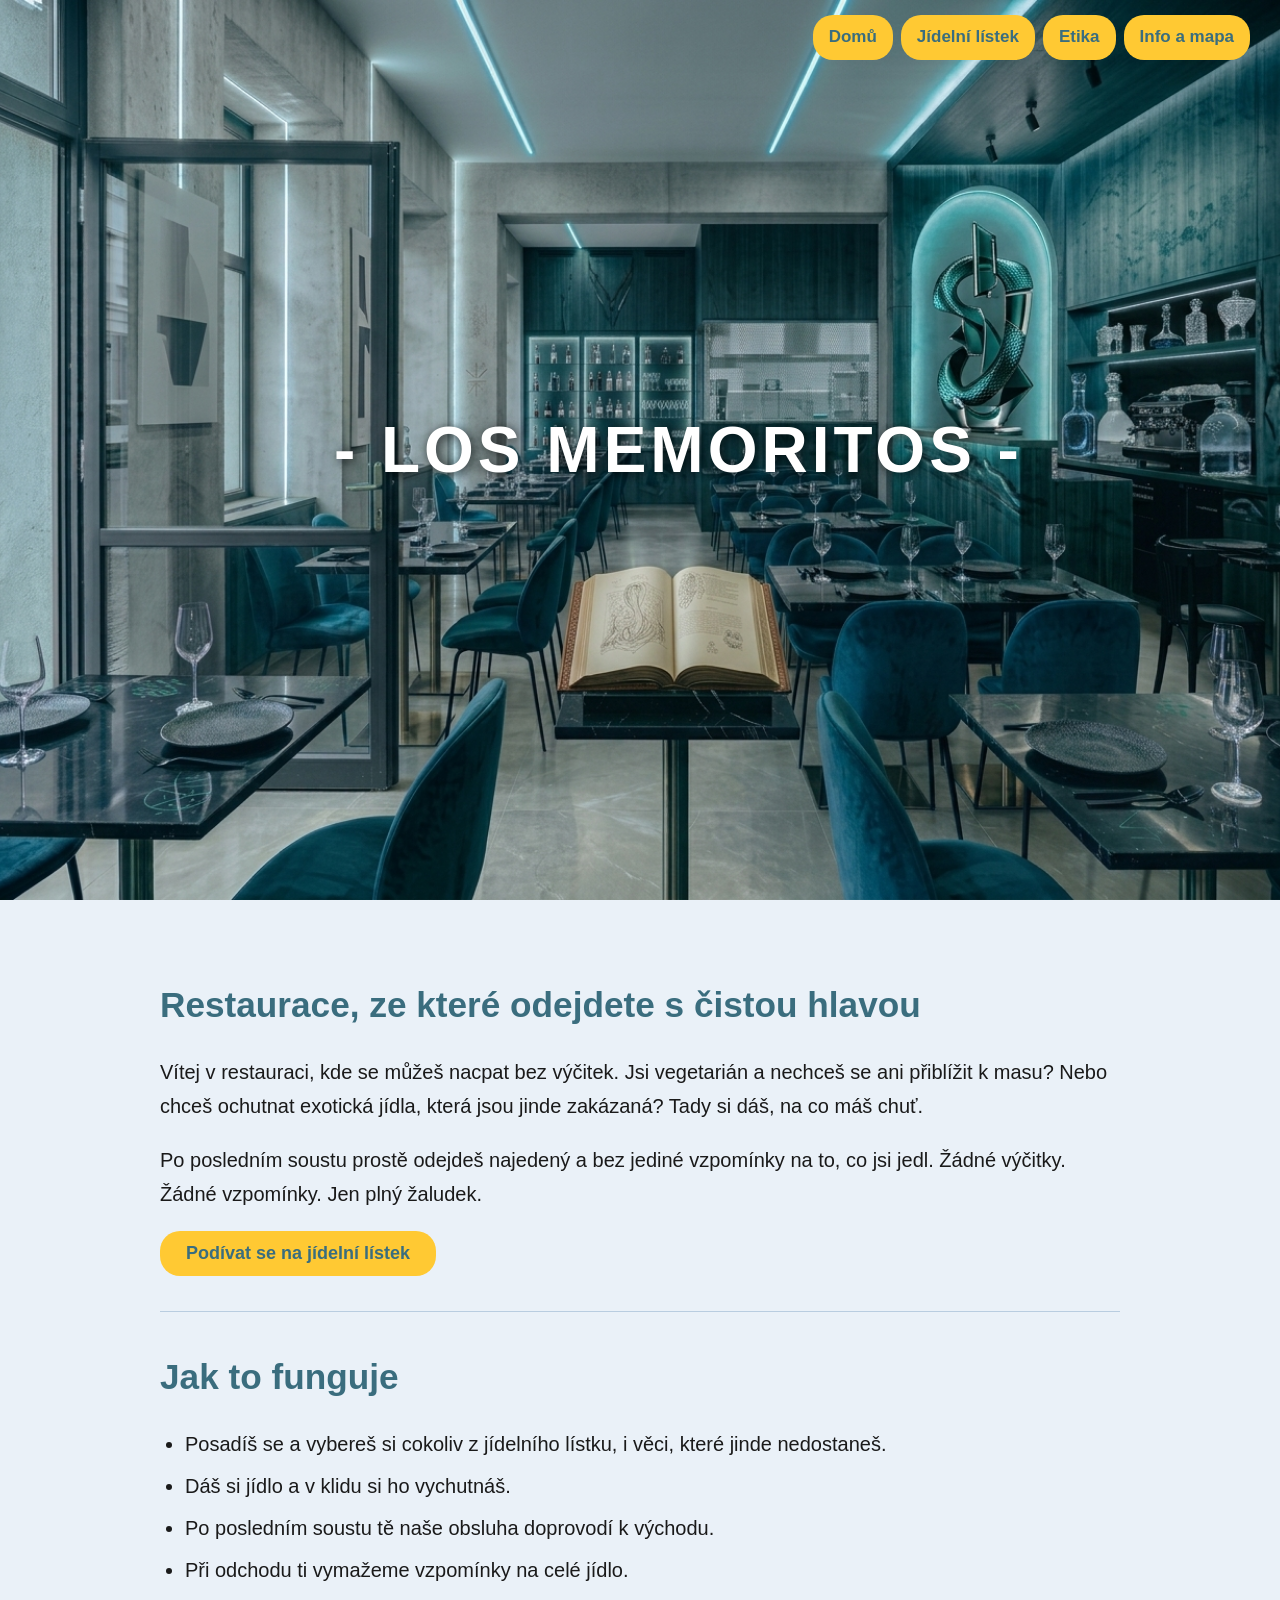
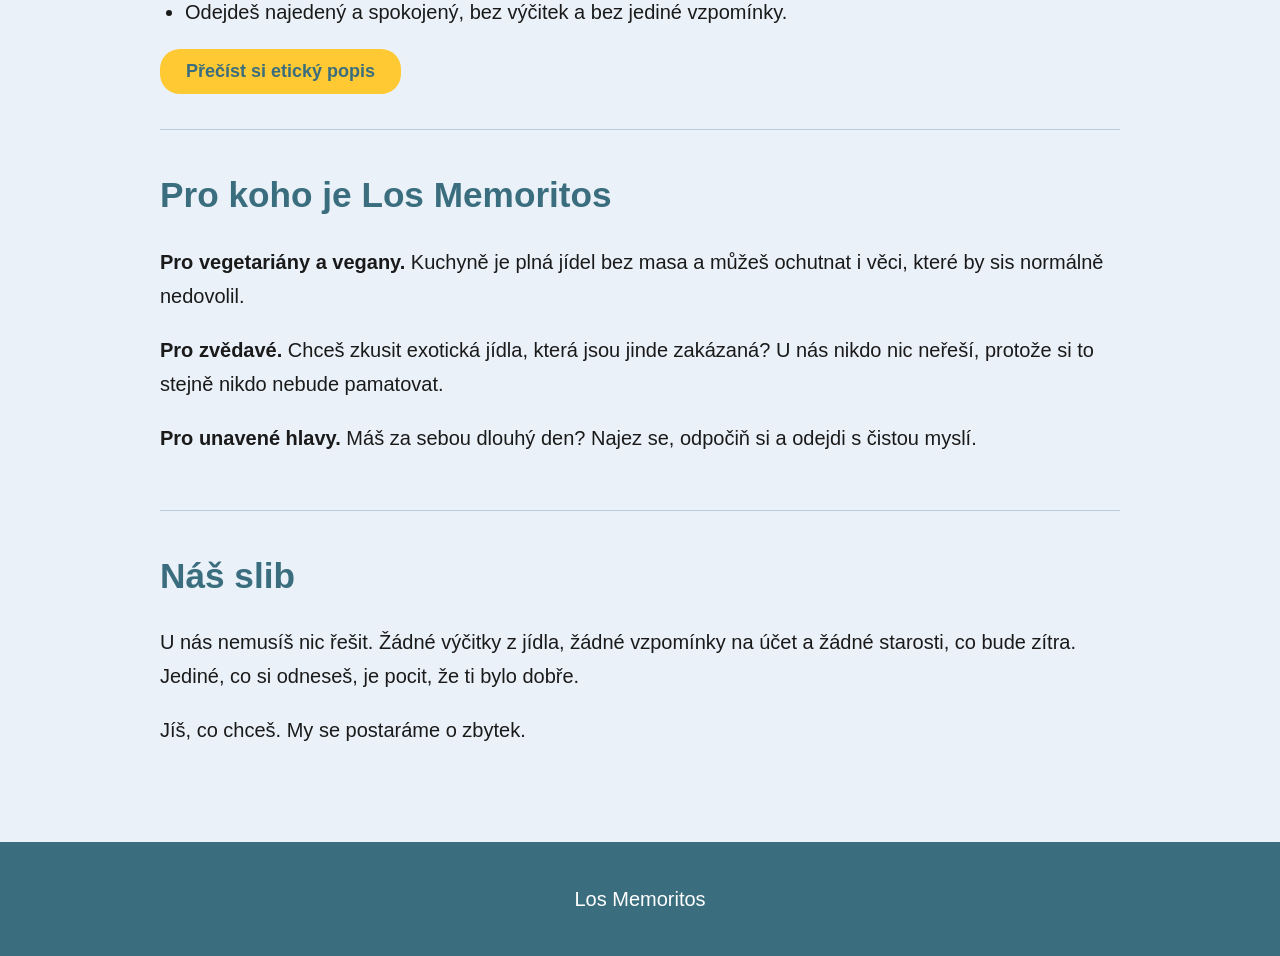
<file: WEB/index.html>
<!DOCTYPE html>
<html lang="cs">
<head>
  <meta charset="UTF-8">
  <meta name="viewport" content="width=device-width, initial-scale=1.0">
  <title>Los Memoritos</title>
  <link rel="stylesheet" href="style.css">
</head>
<body class="uvod">

  <!-- Jen tlačítka přes obrázek (vlastní skupina, ne header) -->
  <nav class="menu-uvod">
    <a href="index.html">Domů</a>
    <a href="jidelni-listek.html">Jídelní lístek</a>
    <a href="etika.html">Etika</a>
    <a href="info.html">Info a mapa</a>
  </nav>

  <!-- Velký obrázek s názvem přes celou šířku -->
  <div class="hero">
    <img src="restaurace.jpg" alt="Interiér restaurace Los Memoritos">
    <h1>- Los Memoritos -</h1>
  </div>

  <!-- Hlavní obsah -->
  <main>

    <section>
      <h2>Restaurace, ze které odejdete s čistou hlavou</h2>
      <p>Vítej v restauraci, kde se můžeš nacpat bez výčitek. Jsi vegetarián a nechceš se ani přiblížit k masu? Nebo chceš ochutnat exotická jídla, která jsou jinde zakázaná? Tady si dáš, na co máš chuť.</p>
      <p>Po posledním soustu prostě odejdeš najedený a bez jediné vzpomínky na to, co jsi jedl. Žádné výčitky. Žádné vzpomínky. Jen plný žaludek.</p>
      <a href="jidelni-listek.html"><button>Podívat se na jídelní lístek</button></a>
    </section>

    <section>
      <h2>Jak to funguje</h2>
      <ul>
        <li>Posadíš se a vybereš si cokoliv z jídelního lístku, i věci, které jinde nedostaneš.</li>
        <li>Dáš si jídlo a v klidu si ho vychutnáš.</li>
        <li>Po posledním soustu tě naše obsluha doprovodí k východu.</li>
        <li>Při odchodu ti vymažeme vzpomínky na celé jídlo.</li>
        <li>Odejdeš najedený a spokojený, bez výčitek a bez jediné vzpomínky.</li>
      </ul>
      <a href="etika.html"><button>Přečíst si etický popis</button></a>
    </section>

    <section>
      <h2>Pro koho je Los Memoritos</h2>
      <p><b>Pro vegetariány a vegany.</b> Kuchyně je plná jídel bez masa a můžeš ochutnat i věci, které by sis normálně nedovolil.</p>
      <p><b>Pro zvědavé.</b> Chceš zkusit exotická jídla, která jsou jinde zakázaná? U nás nikdo nic neřeší, protože si to stejně nikdo nebude pamatovat.</p>
      <p><b>Pro unavené hlavy.</b> Máš za sebou dlouhý den? Najez se, odpočiň si a odejdi s čistou myslí.</p>
    </section>

    <section>
      <h2>Náš slib</h2>
      <p>U nás nemusíš nic řešit. Žádné výčitky z jídla, žádné vzpomínky na účet a žádné starosti, co bude zítra. Jediné, co si odneseš, je pocit, že ti bylo dobře.</p>
      <p>Jíš, co chceš. My se postaráme o zbytek.</p>
    </section>

  </main>

  <!-- Spodní část -->
  <footer>
    <p>Los Memoritos</p>
  </footer>

</body>
</html>
</file>
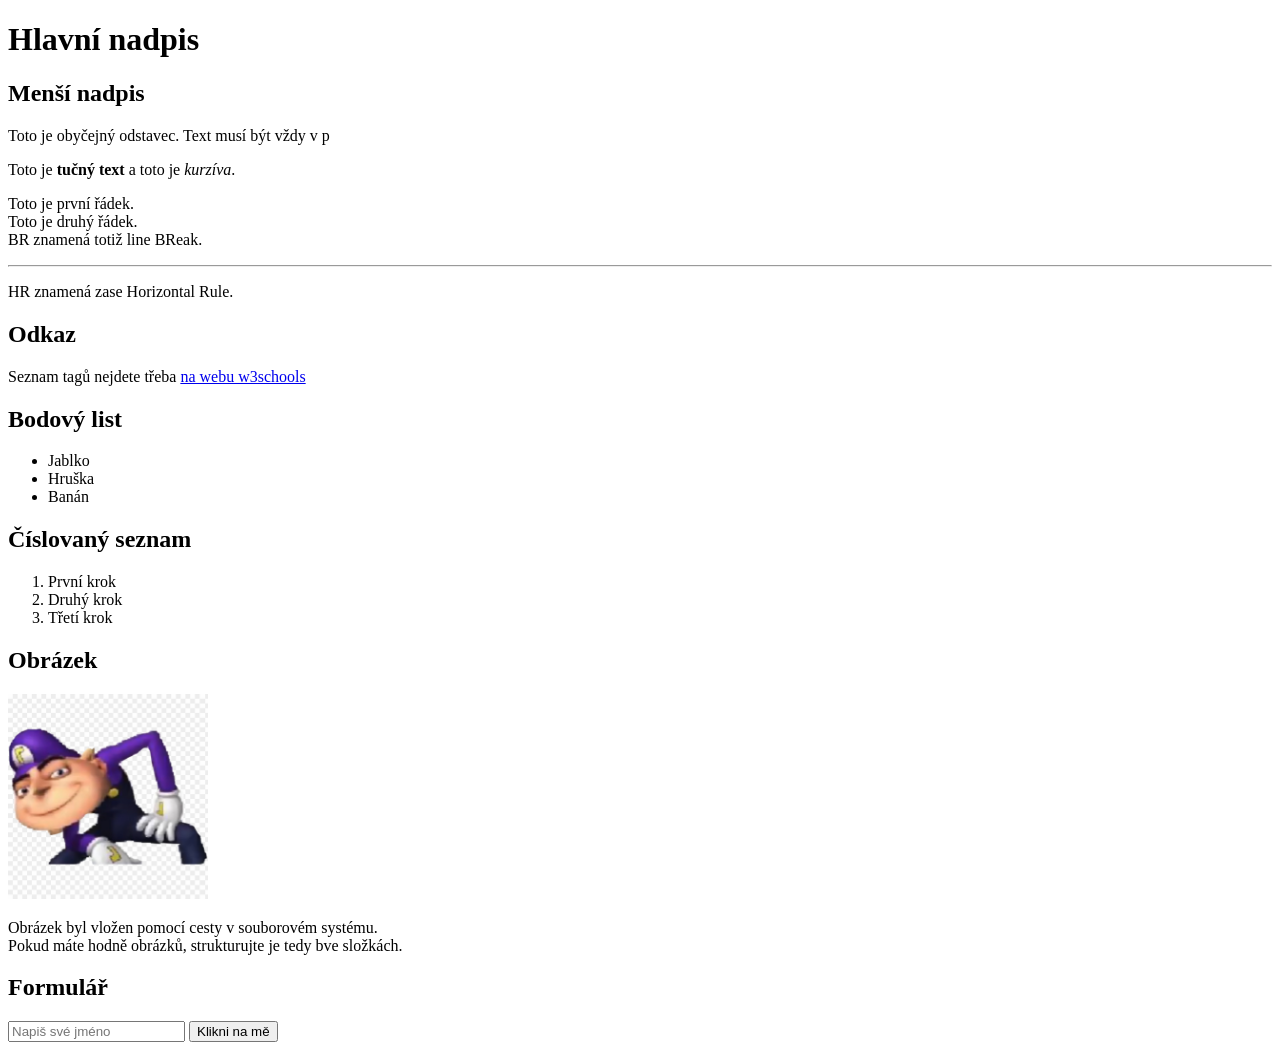
<file: 1. staticky_web/1.1. jednoduche_tagy/index.html>
<!DOCTYPE html>
<html>
<head>
    <title>Moje první stránka</title>
</head>

<body>

    <h1>Hlavní nadpis</h1>
    <h2>Menší nadpis</h2>

    <p>Toto je obyčejný odstavec. Text musí být vždy v p</p>
	
	
	<!-- komentář není na stránce vidět-->
	<!-- smrdíš -->
    <p>
        Toto je <b>tučný text</b>
        a toto je <i>kurzíva</i>.
    </p>

    <p>
        Toto je první řádek.<br>
        Toto je druhý řádek.<br>
		BR znamená totiž line BReak.
    </p>

    <hr>
	
	<p>HR znamená zase Horizontal Rule.</p>

    <h2>Odkaz</h2>

    <p> Seznam tagů nejdete třeba <a href="https://www.w3schools.com/TAGS/default.asp">na webu w3schools</a></p>

    <h2>Bodový list</h2>


    <ul>
        <li>Jablko</li>
        <li>Hruška</li>
        <li>Banán</li>
    </ul>

    <h2>Číslovaný seznam</h2>

    <ol>
        <li>První krok</li>
        <li>Druhý krok</li>
        <li>Třetí krok</li>
    </ol>

    
    <h2>Obrázek</h2>

    <img src="wagruigy.png" width="200px" alt="Ukázkový obrázek">
	<p>Obrázek byl vložen pomocí cesty v souborovém systému. <br> Pokud máte hodně obrázků, strukturujte je tedy bve složkách.</p>


    <h2>Formulář</h2>

    <input type="text" placeholder="Napiš své jméno">

    <button>Klikni na mě</button>

</body>
</html>
</file>
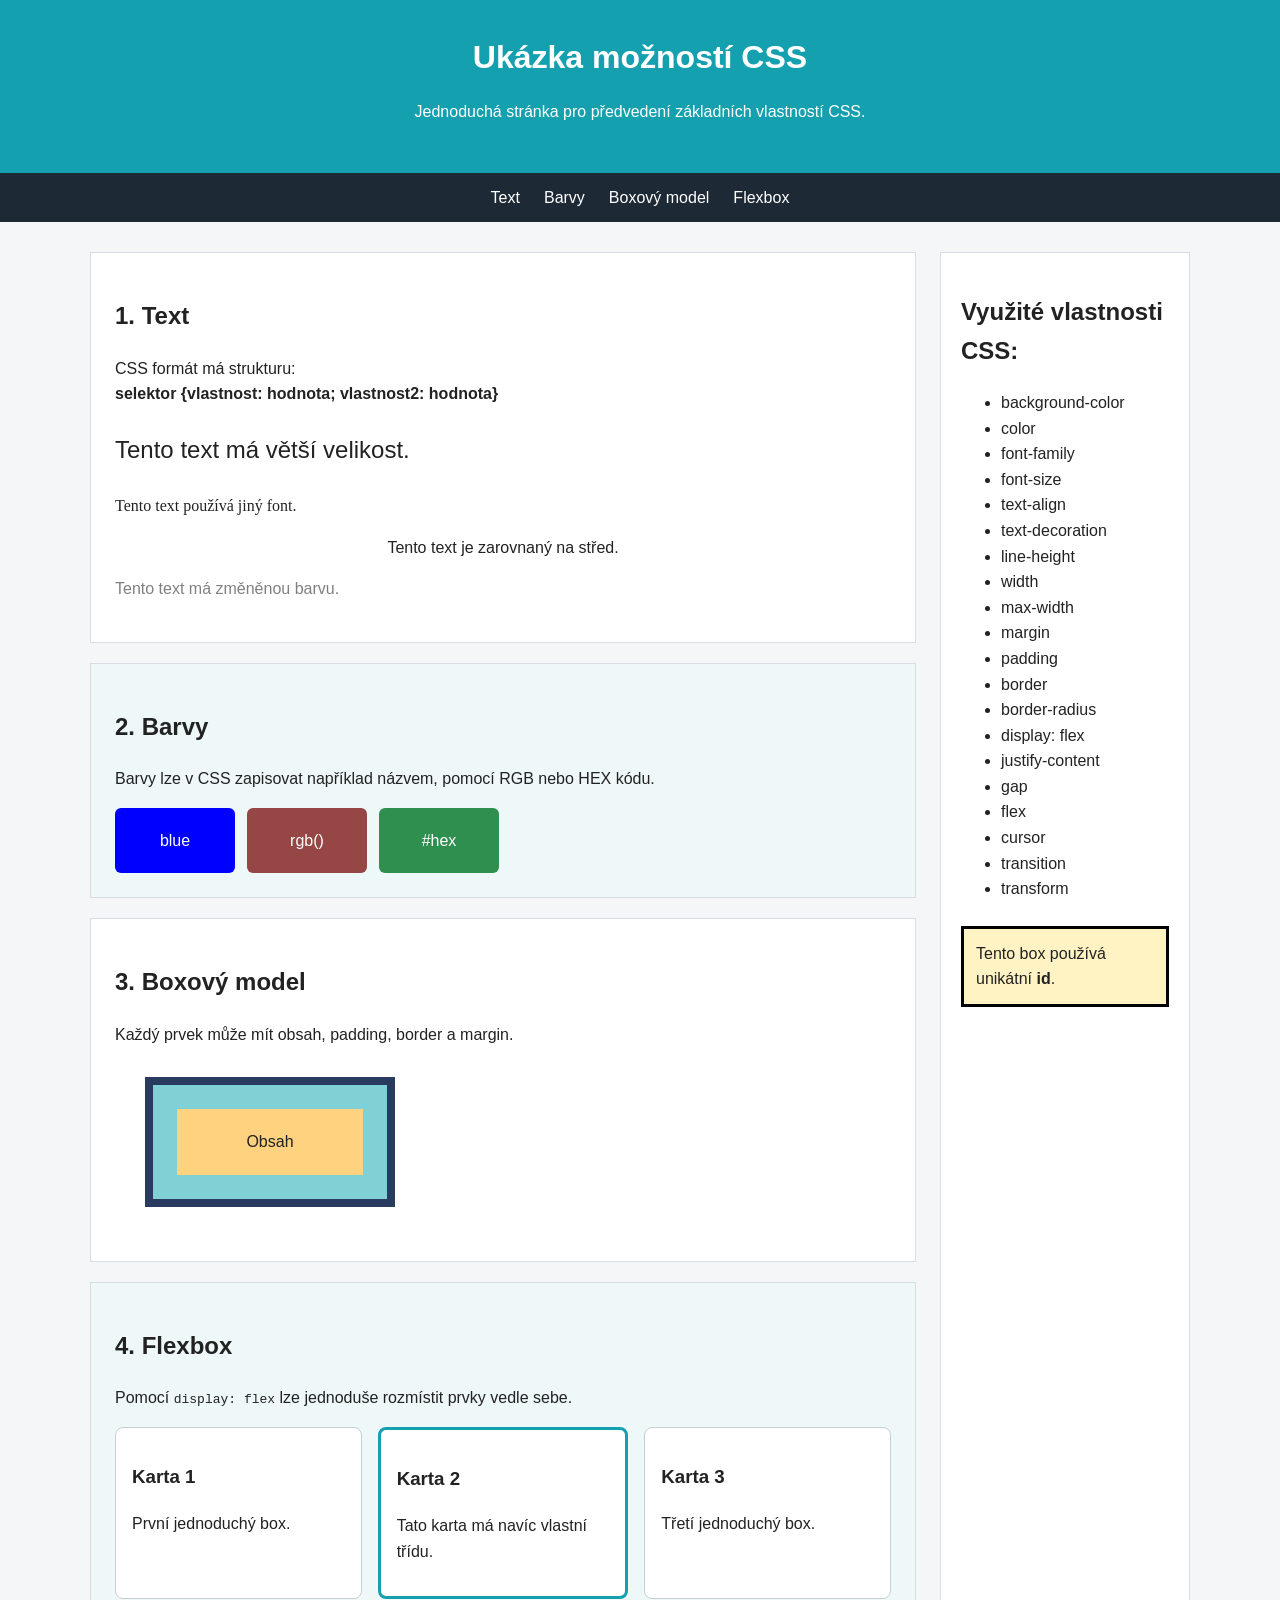
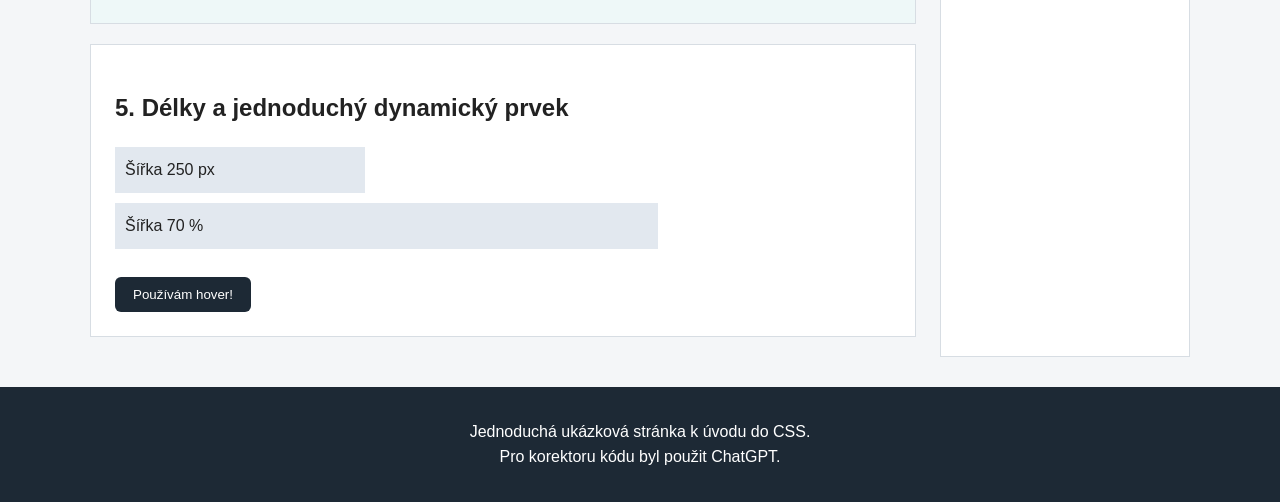
<file: 1. staticky_web/1.2 vyuziti_css/index.html>
<!doctype html>
<html lang="cs">
<head>
    <meta charset="utf-8">
    <meta name="viewport" content="width=device-width, initial-scale=1">
    <title>Ukázka CSS</title>
    <link rel="stylesheet" href="styles.css">
</head>
<body>

    <header class="site-header">
        <h1>Ukázka možností CSS</h1>
        <p>Jednoduchá stránka pro předvedení základních vlastností CSS.</p>
    </header>

    <nav class="navigation">
        <a href="#text">Text</a>
        <a href="#colors">Barvy</a>
        <a href="#box-model">Boxový model</a>
        <a href="#flexbox">Flexbox</a>
    </nav>

    <div class="page-layout">
        <main>
            <section id="text" class="section">
                <h2>1. Text</h2>
                <p>CSS formát má strukturu: <br><b> selektor   {vlastnost: hodnota; vlastnost2: hodnota}</b></p>
                <p class="large-text">Tento text má větší velikost.</p>
                <p class="different-font">Tento text používá jiný font.</p>
                <p class="centered-text">Tento text je zarovnaný na střed.</p>
                <p class="muted-text">Tento text má změněnou barvu.</p>
            </section>

            <section id="colors" class="section alternate">
                <h2>2. Barvy</h2>
                <p>Barvy lze v CSS zapisovat například názvem, pomocí RGB nebo HEX kódu.</p>

                <div class="color-row">
                    <div class="color-box color-name">blue</div>
                    <div class="color-box color-rgb">rgb()</div>
                    <div class="color-box color-hex">#hex</div>
                </div>
            </section>

            <section id="box-model" class="section">
                <h2>3. Boxový model</h2>
                <p>Každý prvek může mít obsah, padding, border a margin.</p>

                <div class="box-example">
                    <div class="box-content">Obsah</div>
                </div>
            </section>

            <section id="flexbox" class="section alternate">
                <h2>4. Flexbox</h2>
                <p>Pomocí <code>display: flex</code> lze jednoduše rozmístit prvky vedle sebe.</p>

                <div class="cards">
                    <article class="card">
                        <h3>Karta 1</h3>
                        <p>První jednoduchý box.</p>
                    </article>

                    <article class="card featured-card">
                        <h3>Karta 2</h3>
                        <p>Tato karta má navíc vlastní třídu.</p>
                    </article>

                    <article class="card">
                        <h3>Karta 3</h3>
                        <p>Třetí jednoduchý box.</p>
                    </article>
                </div>
            </section>

            <section class="section">
                <h2>5. Délky a jednoduchý dynamický prvek</h2>

                <div class="fixed-width">Šířka 250 px</div>
                <div class="relative-width">Šířka 70 %</div>

                <button class="demo-button">Používám hover!</button>
            </section>
        </main>

        <aside class="sidebar">
            <h2>Využité vlastnosti CSS:</h2>

            <ul>
                <li>background-color</li>
                <li>color</li>
                <li>font-family</li>
                <li>font-size</li>
                <li>text-align</li>
                <li>text-decoration</li>
                <li>line-height</li>
                <li>width</li>
                <li>max-width</li>
                <li>margin</li>
                <li>padding</li>
                <li>border</li>
                <li>border-radius</li>
                <li>display: flex</li>
                <li>justify-content</li>
                <li>gap</li>
                <li>flex</li>
                <li>cursor</li>
                <li>transition</li>
                <li>transform</li>
            </ul>

            <p id="unique-note">
                Tento box používá unikátní <strong>id</strong>.
            </p>
        </aside>
    </div>

    <footer class="site-footer">
        <p>Jednoduchá ukázková stránka k úvodu do CSS.<br> Pro korektoru kódu byl použit ChatGPT.</p>
    </footer>

</body>
</html>
</file>
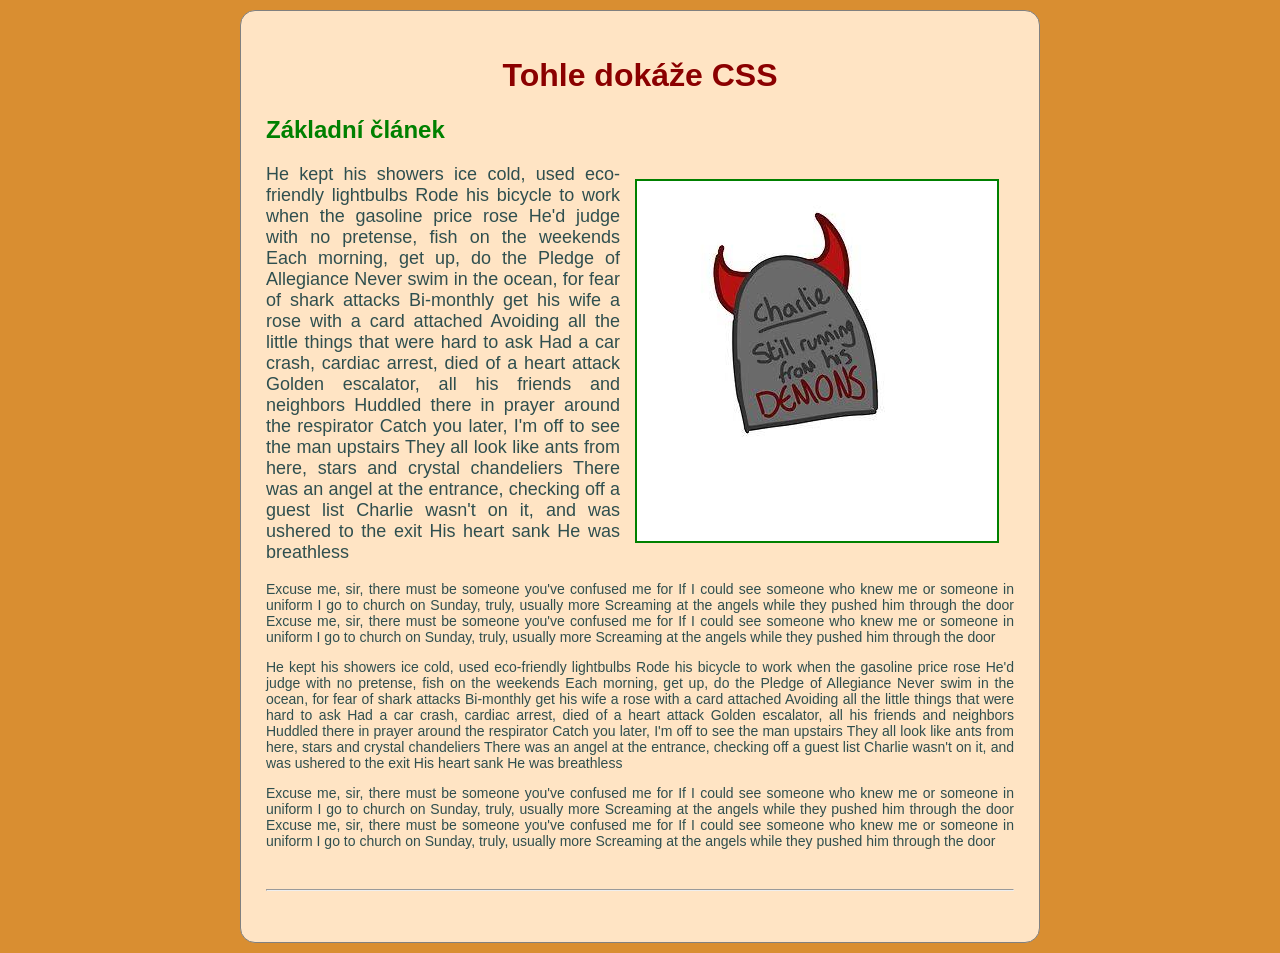
<file: 1. staticky_web/1.3 css_z_hodin/index.html>
<!DOCTYPE html>
<html lang="cs">
<head>
    <meta charset="UTF-8">
    <meta name="viewport" content="width=device-width, initial-scale=1.0">
    <title>Moje první CSS!</title>
    <link rel="stylesheet" href="styles.css">
</head>
<body>
    <div>
    <h1>Tohle dokáže CSS</h1>
    <h2>Základní článek</h2>
    <img src="charlie.jpg" alt="Charlie´s inferno">

    <p style="font-size:18px">He kept his showers ice cold, used eco-friendly lightbulbs
Rode his bicycle to work when the gasoline price rose
He'd judge with no pretense, fish on the weekends
Each morning, get up, do the Pledge of Allegiance
Never swim in the ocean, for fear of shark attacks
Bi-monthly get his wife a rose with a card attached
Avoiding all the little things that were hard to ask
Had a car crash, cardiac arrest, died of a heart attack
Golden escalator, all his friends and neighbors
Huddled there in prayer around the respirator
Catch you later, I'm off to see the man upstairs
They all look like ants from here, stars and crystal chandeliers
There was an angel at the entrance, checking off a guest list
Charlie wasn't on it, and was ushered to the exit
His heart sank
He was breathless</p>

    <p>Excuse me, sir, there must be someone you've confused me for
If I could see someone who knew me or someone in uniform
I go to church on Sunday, truly, usually more
Screaming at the angels while they pushed him through the door
Excuse me, sir, there must be someone you've confused me for
If I could see someone who knew me or someone in uniform
I go to church on Sunday, truly, usually more
Screaming at the angels while they pushed him through the door</p>


    <p>He kept his showers ice cold, used eco-friendly lightbulbs
Rode his bicycle to work when the gasoline price rose
He'd judge with no pretense, fish on the weekends
Each morning, get up, do the Pledge of Allegiance
Never swim in the ocean, for fear of shark attacks
Bi-monthly get his wife a rose with a card attached
Avoiding all the little things that were hard to ask
Had a car crash, cardiac arrest, died of a heart attack
Golden escalator, all his friends and neighbors
Huddled there in prayer around the respirator
Catch you later, I'm off to see the man upstairs
They all look like ants from here, stars and crystal chandeliers
There was an angel at the entrance, checking off a guest list
Charlie wasn't on it, and was ushered to the exit
His heart sank
He was breathless</p>

    <p>Excuse me, sir, there must be someone you've confused me for
If I could see someone who knew me or someone in uniform
I go to church on Sunday, truly, usually more
Screaming at the angels while they pushed him through the door
Excuse me, sir, there must be someone you've confused me for
If I could see someone who knew me or someone in uniform
I go to church on Sunday, truly, usually more
Screaming at the angels while they pushed him through the door</p>
<br>
<hr>
<br>
</div>
</body>
</html>
</file>
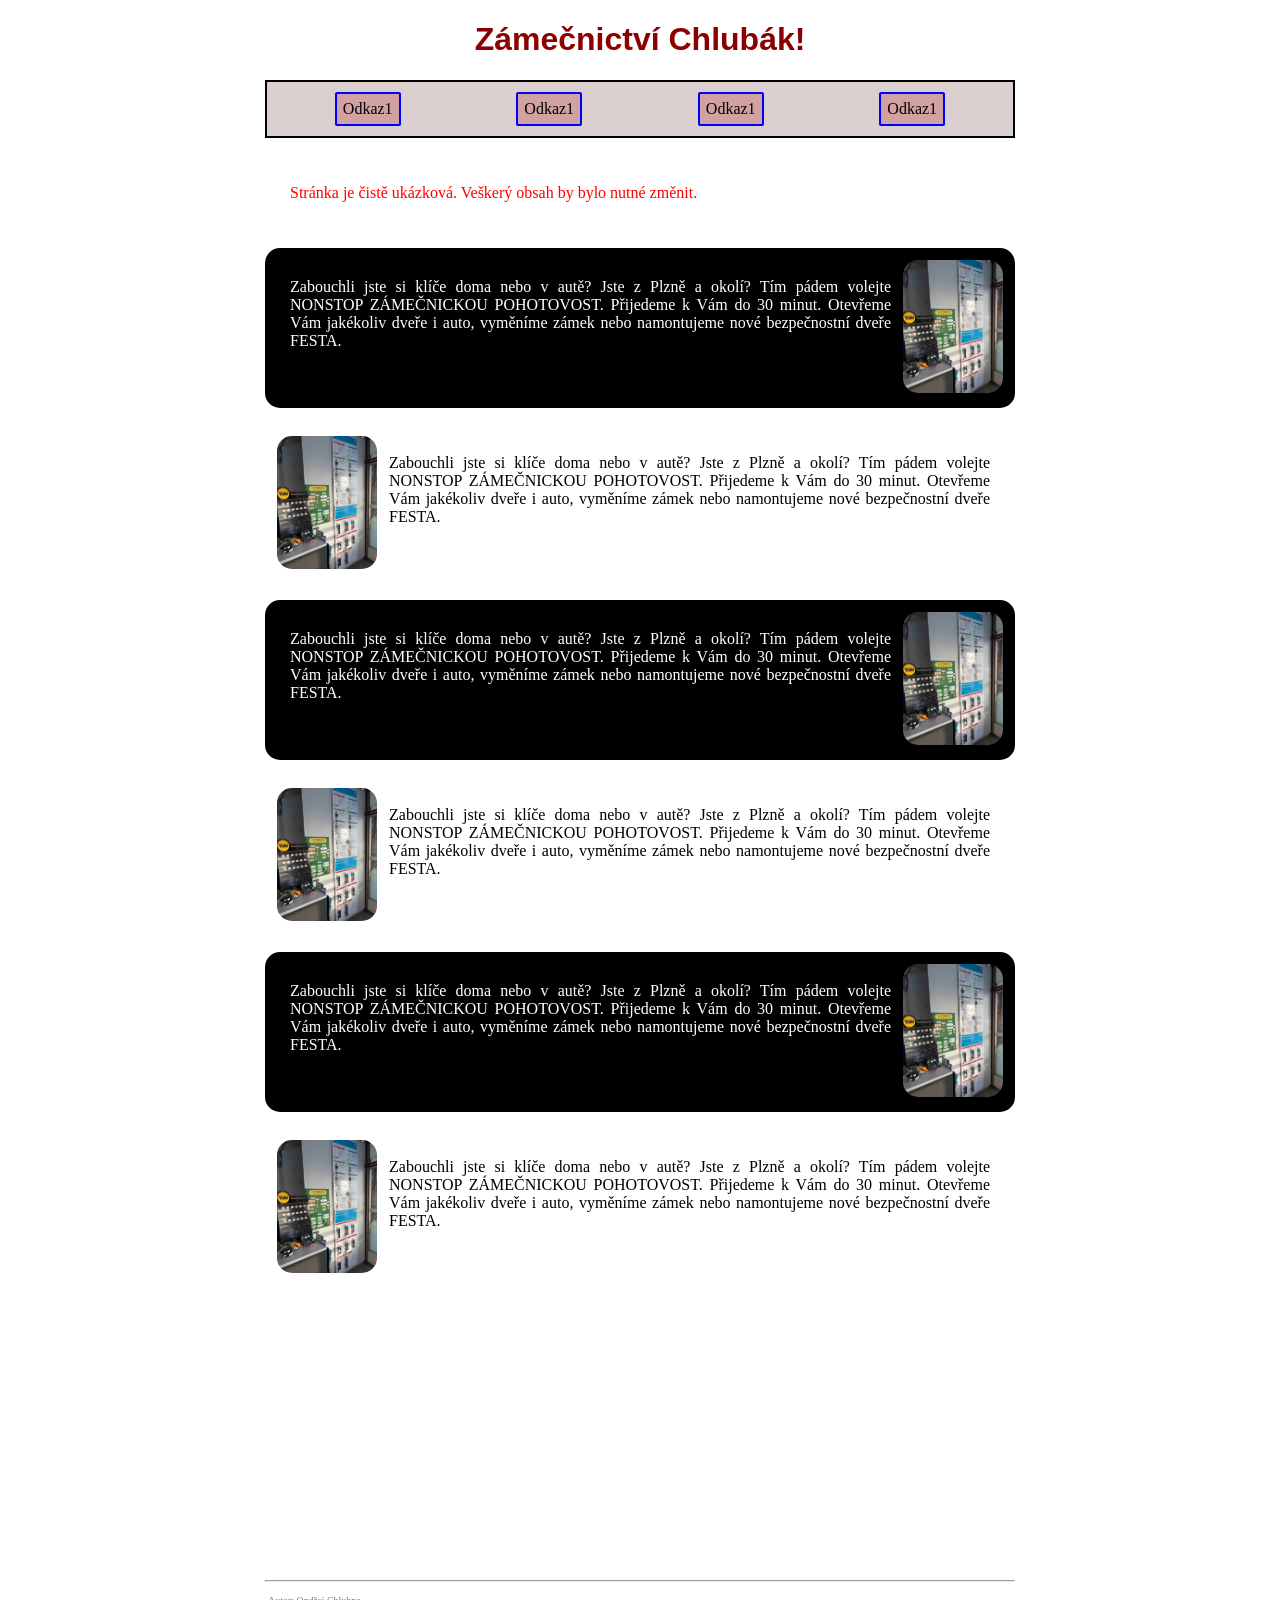
<file: 1. staticky_web/1.4 zamecnictvi_z_hodin/index.html>
<!DOCTYPE html>
<html lang="cs">
<head>
    <meta charset="UTF-8">
    <meta name="viewport" content="width=device-width, initial-scale=1.0">
    <title>Zámečnictví Chlubák!</title>
    <link rel="stylesheet" href="styles.css">
    <link rel="icon" href="favicon.png">
    <meta name="referrer" content="strict-origin-when-cross-origin">
</head>
<body>
    <h1 id="nazev">Zámečnictví Chlubák!</h1>
    <div id="nav">
        <a  href="index.html">Odkaz1</a>
        <a  href="index.html">Odkaz1</a>
        <a  href="index.html">Odkaz1</a>
        <a  href="index.html">Odkaz1</a>
    </div>
    <!-- Stránka je čistě ukázková. Veškerý obsah by bylo nutné změnit. --> 
    <p style="color:red;">Stránka je čistě ukázková. Veškerý obsah by bylo nutné změnit.</p>

    <div class="cerny">
        <img class="vpravo" src="zamek.webp" alt="fotka zamecnictvi">
        <p>Zabouchli jste si klíče doma nebo v autě? Jste z Plzně a okolí? Tím pádem volejte NONSTOP ZÁMEČNICKOU POHOTOVOST. Přijedeme k Vám do 30 minut. Otevřeme Vám jakékoliv dveře i auto, vyměníme zámek nebo namontujeme nové bezpečnostní dveře FESTA.</p>
    </div>

    <div class="bily">
        <img class="vlevo" src="zamek.webp" alt="fotka zamecnictvi">
        <p>Zabouchli jste si klíče doma nebo v autě? Jste z Plzně a okolí? Tím pádem volejte NONSTOP ZÁMEČNICKOU POHOTOVOST. Přijedeme k Vám do 30 minut. Otevřeme Vám jakékoliv dveře i auto, vyměníme zámek nebo namontujeme nové bezpečnostní dveře FESTA.</p>
    </div>  

    <div class="cerny">
        <img class="vpravo" src="zamek.webp" alt="fotka zamecnictvi">
        <p>Zabouchli jste si klíče doma nebo v autě? Jste z Plzně a okolí? Tím pádem volejte NONSTOP ZÁMEČNICKOU POHOTOVOST. Přijedeme k Vám do 30 minut. Otevřeme Vám jakékoliv dveře i auto, vyměníme zámek nebo namontujeme nové bezpečnostní dveře FESTA.</p>
    </div>

    <div class="bily">
        <img class="vlevo" src="zamek.webp" alt="fotka zamecnictvi">
        <p>Zabouchli jste si klíče doma nebo v autě? Jste z Plzně a okolí? Tím pádem volejte NONSTOP ZÁMEČNICKOU POHOTOVOST. Přijedeme k Vám do 30 minut. Otevřeme Vám jakékoliv dveře i auto, vyměníme zámek nebo namontujeme nové bezpečnostní dveře FESTA.</p>
    </div>  

    <div class="cerny">
        <img class="vpravo" src="zamek.webp" alt="fotka zamecnictvi">
        <p>Zabouchli jste si klíče doma nebo v autě? Jste z Plzně a okolí? Tím pádem volejte NONSTOP ZÁMEČNICKOU POHOTOVOST. Přijedeme k Vám do 30 minut. Otevřeme Vám jakékoliv dveře i auto, vyměníme zámek nebo namontujeme nové bezpečnostní dveře FESTA.</p>
    </div>

    <div class="bily">
        <img class="vlevo" src="zamek.webp" alt="fotka zamecnictvi">
        <p>Zabouchli jste si klíče doma nebo v autě? Jste z Plzně a okolí? Tím pádem volejte NONSTOP ZÁMEČNICKOU POHOTOVOST. Přijedeme k Vám do 30 minut. Otevřeme Vám jakékoliv dveře i auto, vyměníme zámek nebo namontujeme nové bezpečnostní dveře FESTA.</p>
    </div>  

    <div style="text-align: center;">
        <iframe style="border:none" src="https://mapy.com/s/pefanujota" width="400" height="280" frameborder="0"></iframe>
    </div>

    <hr>
    <p id="footer-text">Autor: Ondřej Chlubna</p>
</body>
</html>
</file>
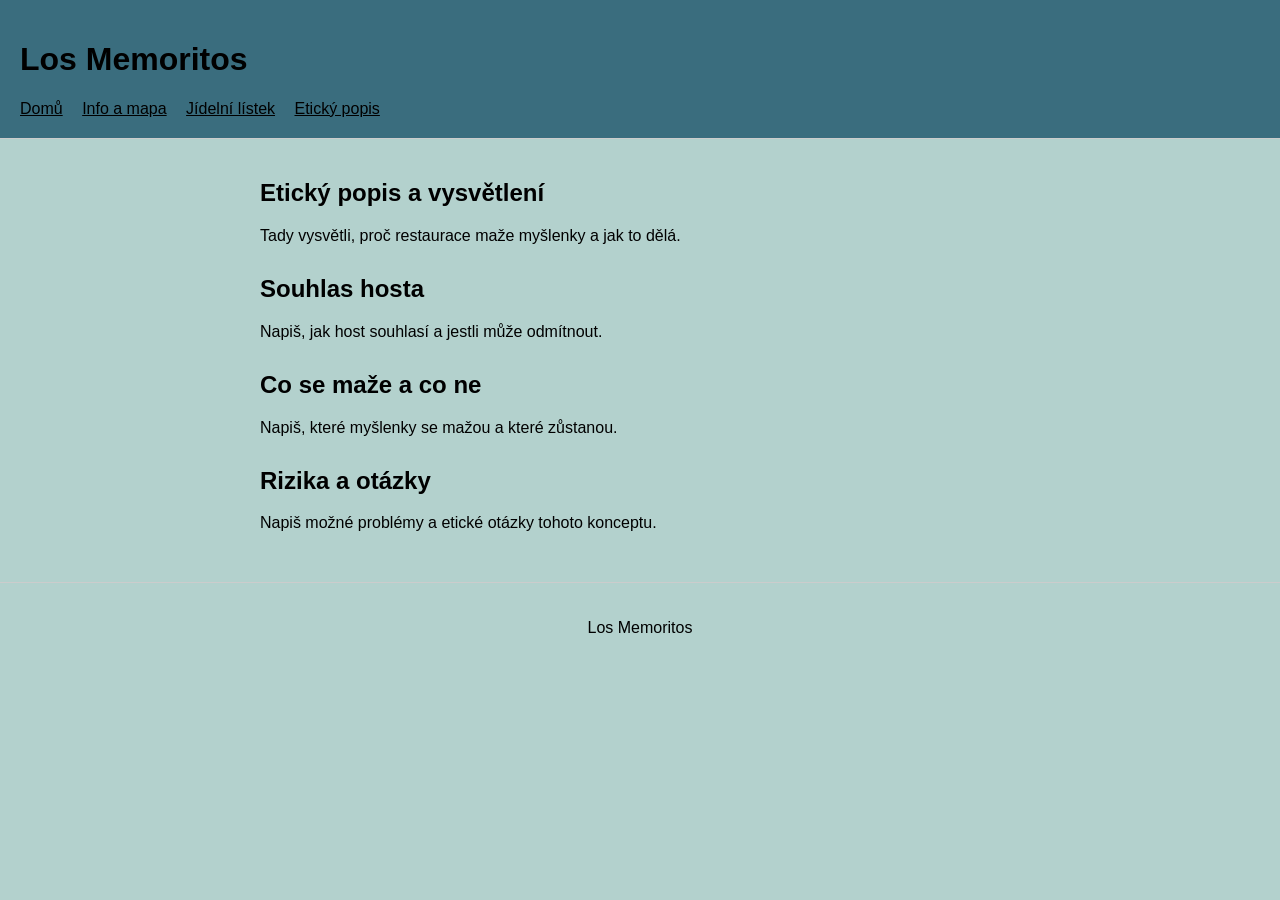
<file: etika.html>
<!DOCTYPE html>
<html lang="cs">
<head>
  <meta charset="UTF-8">
  <meta name="viewport" content="width=device-width, initial-scale=1.0">
  <title>Etický popis – Los Memoritos</title>
  <link rel="stylesheet" href="style.css">
</head>
<body>

  <header>
    <h1>Los Memoritos</h1>
    <nav>
      <a href="index.html">Domů</a>
      <a href="info.html">Info a mapa</a>
      <a href="jidelni-listek.html">Jídelní lístek</a>
      <a href="etika.html">Etický popis</a>
    </nav>
  </header>

  <main>

    <section>
      <h2>Etický popis a vysvětlení</h2>
      <p>Tady vysvětli, proč restaurace maže myšlenky a jak to dělá.</p>
    </section>

    <section>
      <h2>Souhlas hosta</h2>
      <p>Napiš, jak host souhlasí a jestli může odmítnout.</p>
    </section>

    <section>
      <h2>Co se maže a co ne</h2>
      <p>Napiš, které myšlenky se mažou a které zůstanou.</p>
    </section>

    <section>
      <h2>Rizika a otázky</h2>
      <p>Napiš možné problémy a etické otázky tohoto konceptu.</p>
    </section>

  </main>

  <footer>
    <p>Los Memoritos</p>
  </footer>

</body>
</html>
</file>
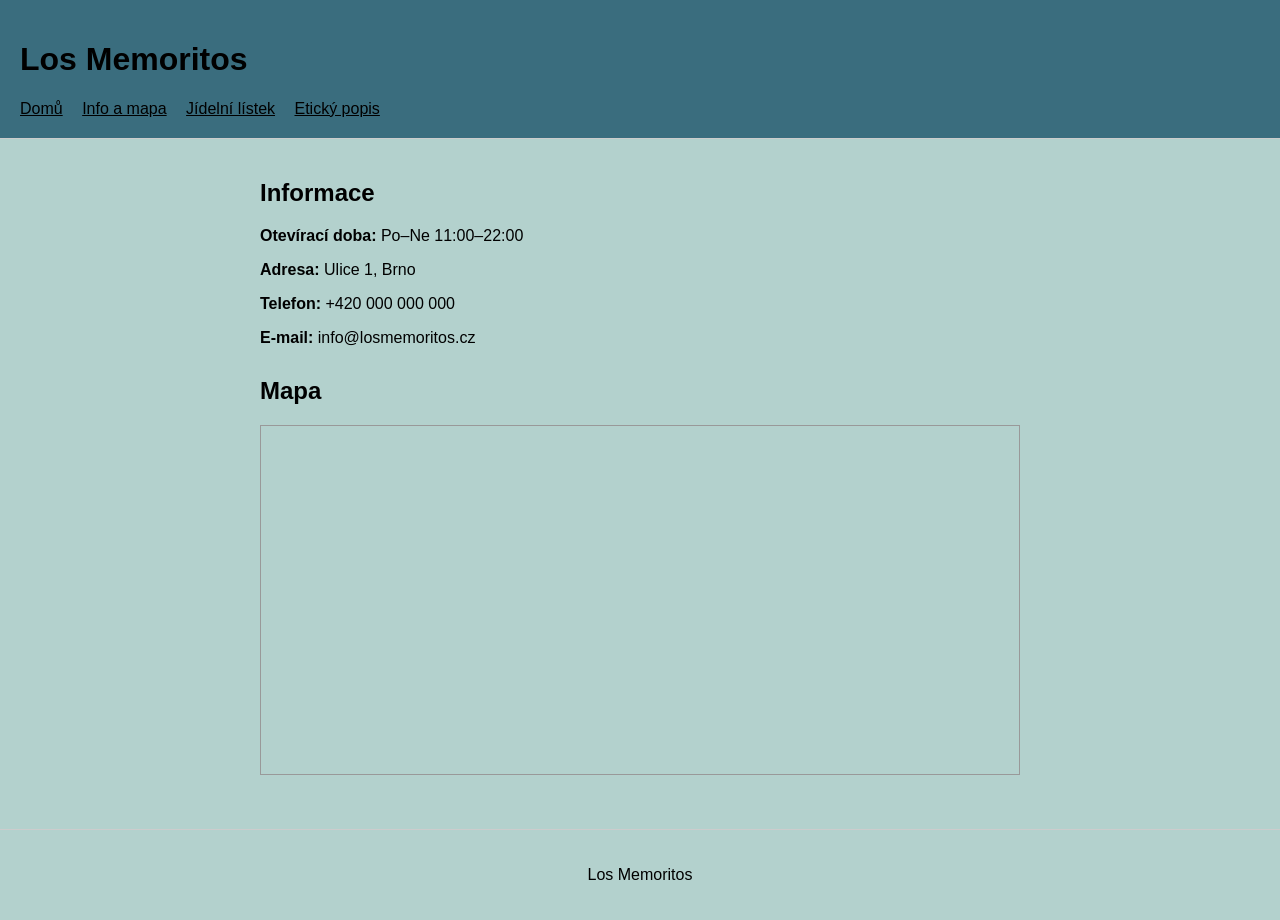
<file: info.html>
<!DOCTYPE html>
<html lang="cs">
<head>
  <meta charset="UTF-8">
  <meta name="viewport" content="width=device-width, initial-scale=1.0">
  <title>Info a mapa – Los Memoritos</title>
  <link rel="stylesheet" href="style.css">
</head>
<body>

  <header>
    <h1>Los Memoritos</h1>
    <nav>
      <a href="index.html">Domů</a>
      <a href="info.html">Info a mapa</a>
      <a href="jidelni-listek.html">Jídelní lístek</a>
      <a href="etika.html">Etický popis</a>
    </nav>
  </header>

  <main>

    <section>
      <h2>Informace</h2>
      <p><b>Otevírací doba:</b> Po–Ne 11:00–22:00</p>
      <p><b>Adresa:</b> Ulice 1, Brno</p>
      <p><b>Telefon:</b> +420 000 000 000</p>
      <p><b>E-mail:</b> info@losmemoritos.cz</p>
    </section>

    <section>
      <h2>Mapa</h2>
      <!-- Teď ukazuje střed Brna. Vlastní místo: na openstreetmap.org
           najdi adresu, klikni Sdílet → HTML a vlož sem nový iframe. -->
      <iframe
        src="https://www.openstreetmap.org/export/embed.html?bbox=16.58%2C49.18%2C16.63%2C49.21&amp;layer=mapnik"
        title="Mapa restaurace"></iframe>
    </section>

  </main>

  <footer>
    <p>Los Memoritos</p>
  </footer>

</body>
</html>
</file>
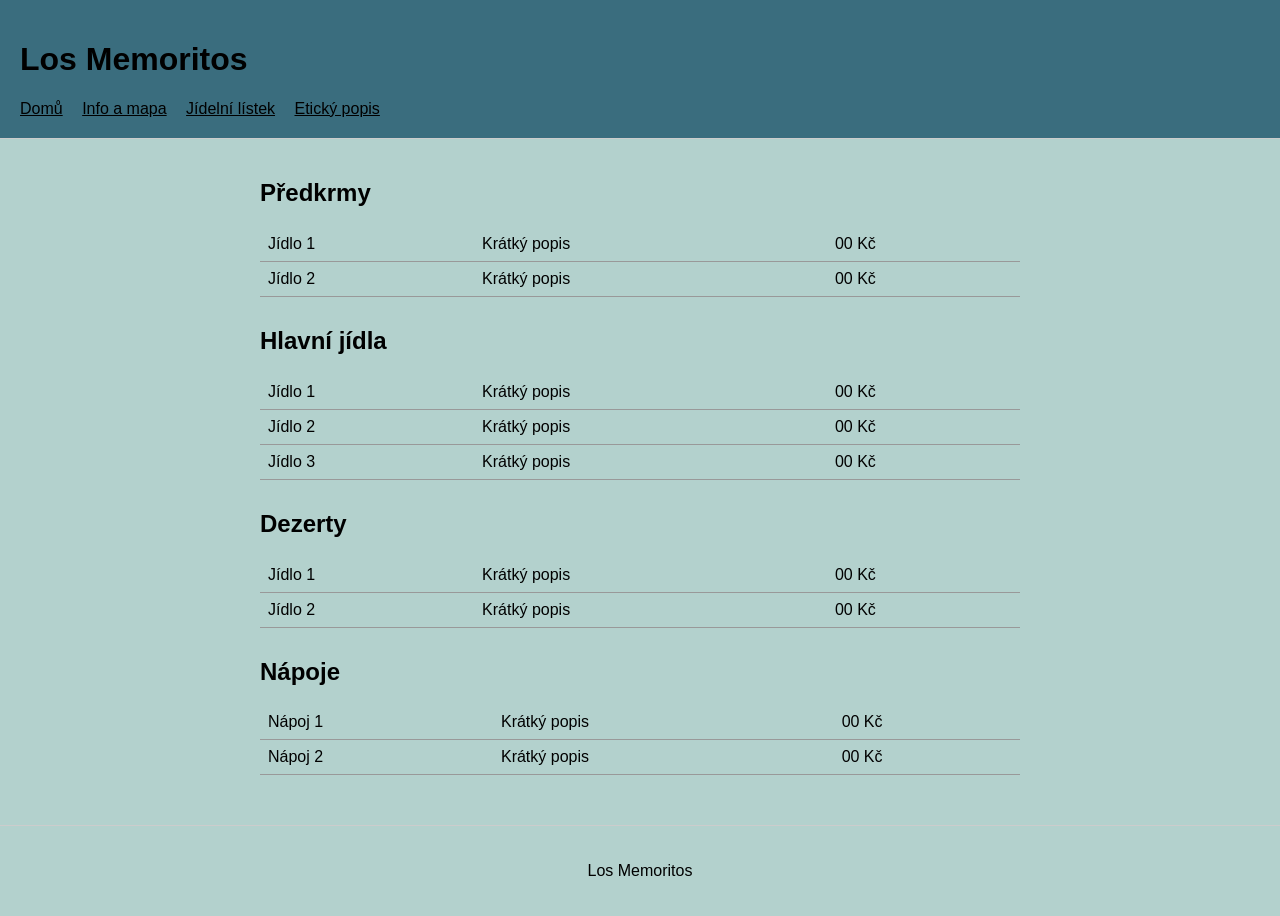
<file: jidelni-listek.html>
<!DOCTYPE html>
<html lang="cs">
<head>
  <meta charset="UTF-8">
  <meta name="viewport" content="width=device-width, initial-scale=1.0">
  <title>Jídelní lístek – Los Memoritos</title>
  <link rel="stylesheet" href="style.css">
</head>
<body>

  <header>
    <h1>Los Memoritos</h1>
    <nav>
      <a href="index.html">Domů</a>
      <a href="info.html">Info a mapa</a>
      <a href="jidelni-listek.html">Jídelní lístek</a>
      <a href="etika.html">Etický popis</a>
    </nav>
  </header>

  <main>

    <section>
      <h2>Předkrmy</h2>
      <table>
        <tr><td>Jídlo 1</td><td>Krátký popis</td><td>00 Kč</td></tr>
        <tr><td>Jídlo 2</td><td>Krátký popis</td><td>00 Kč</td></tr>
      </table>
    </section>

    <section>
      <h2>Hlavní jídla</h2>
      <table>
        <tr><td>Jídlo 1</td><td>Krátký popis</td><td>00 Kč</td></tr>
        <tr><td>Jídlo 2</td><td>Krátký popis</td><td>00 Kč</td></tr>
        <tr><td>Jídlo 3</td><td>Krátký popis</td><td>00 Kč</td></tr>
      </table>
    </section>

    <section>
      <h2>Dezerty</h2>
      <table>
        <tr><td>Jídlo 1</td><td>Krátký popis</td><td>00 Kč</td></tr>
        <tr><td>Jídlo 2</td><td>Krátký popis</td><td>00 Kč</td></tr>
      </table>
    </section>

    <section>
      <h2>Nápoje</h2>
      <table>
        <tr><td>Nápoj 1</td><td>Krátký popis</td><td>00 Kč</td></tr>
        <tr><td>Nápoj 2</td><td>Krátký popis</td><td>00 Kč</td></tr>
      </table>
    </section>

  </main>

  <footer>
    <p>Los Memoritos</p>
  </footer>

</body>
</html>
</file>
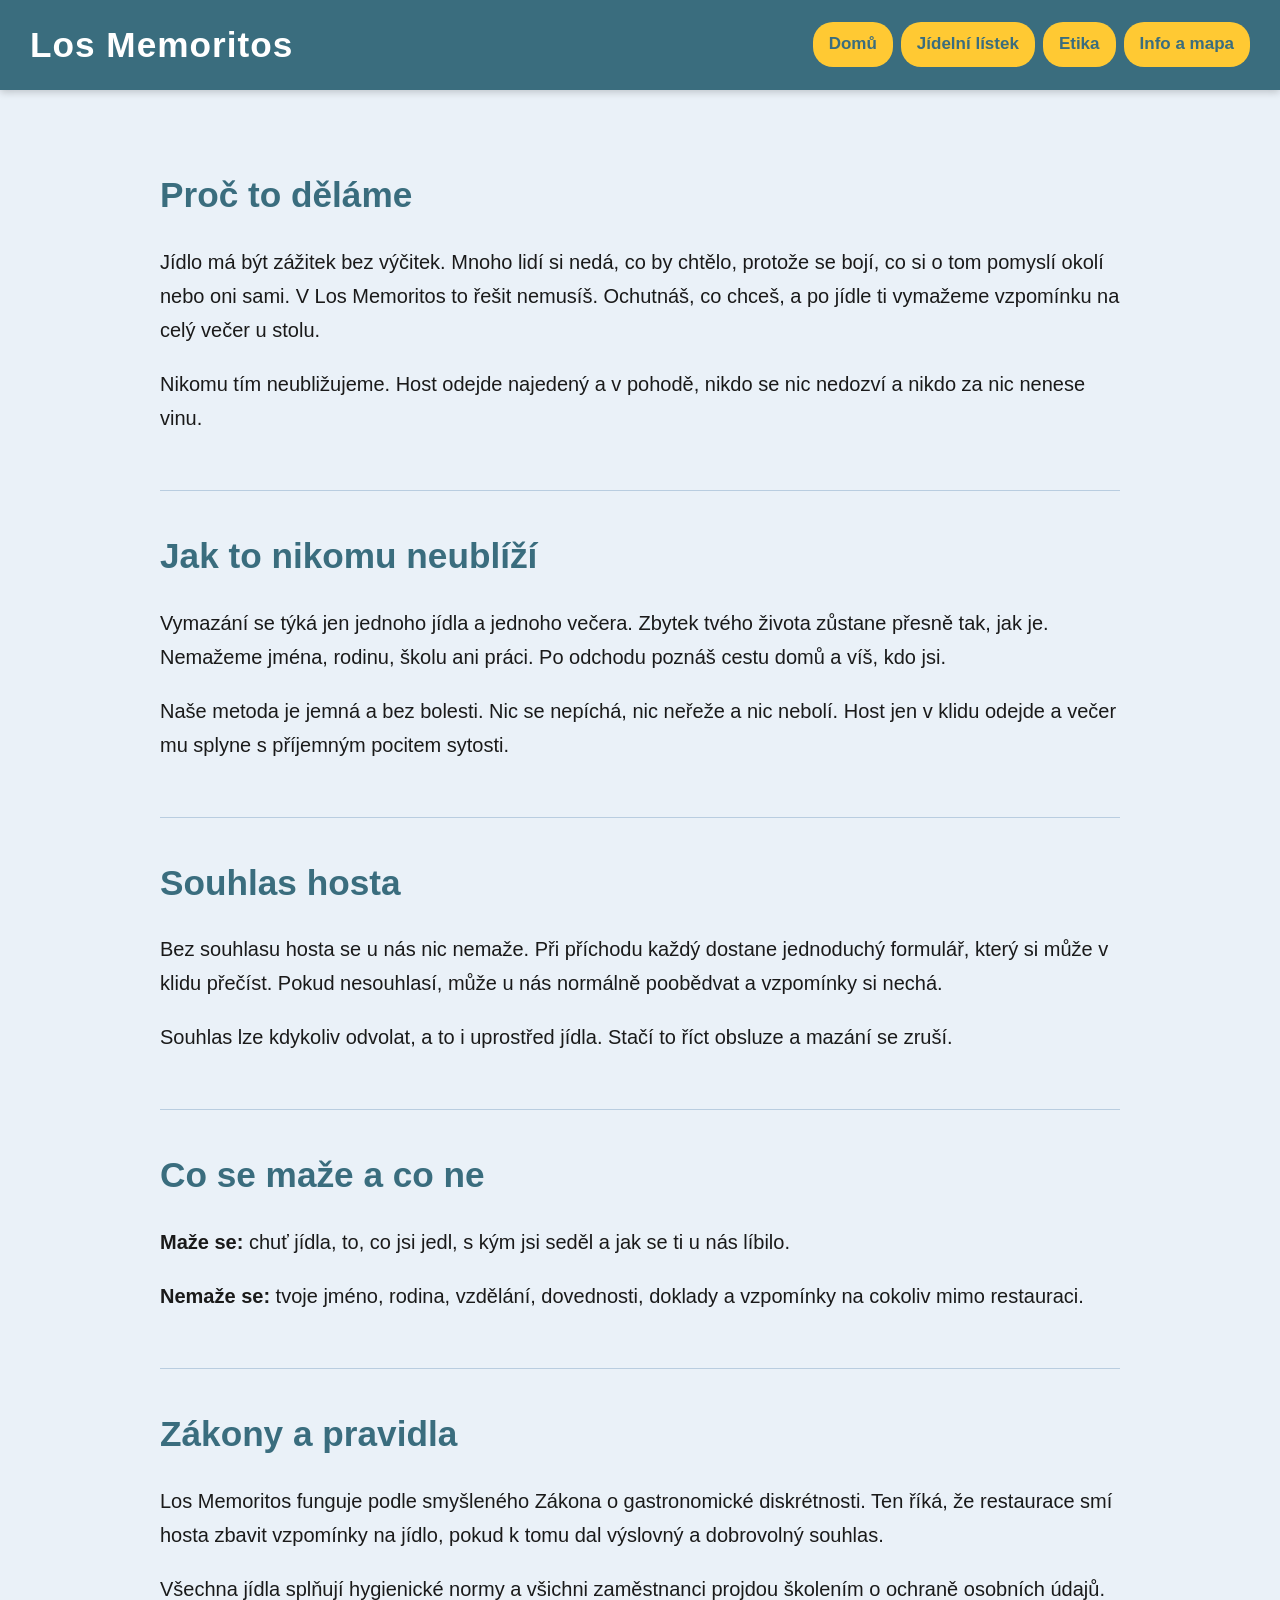
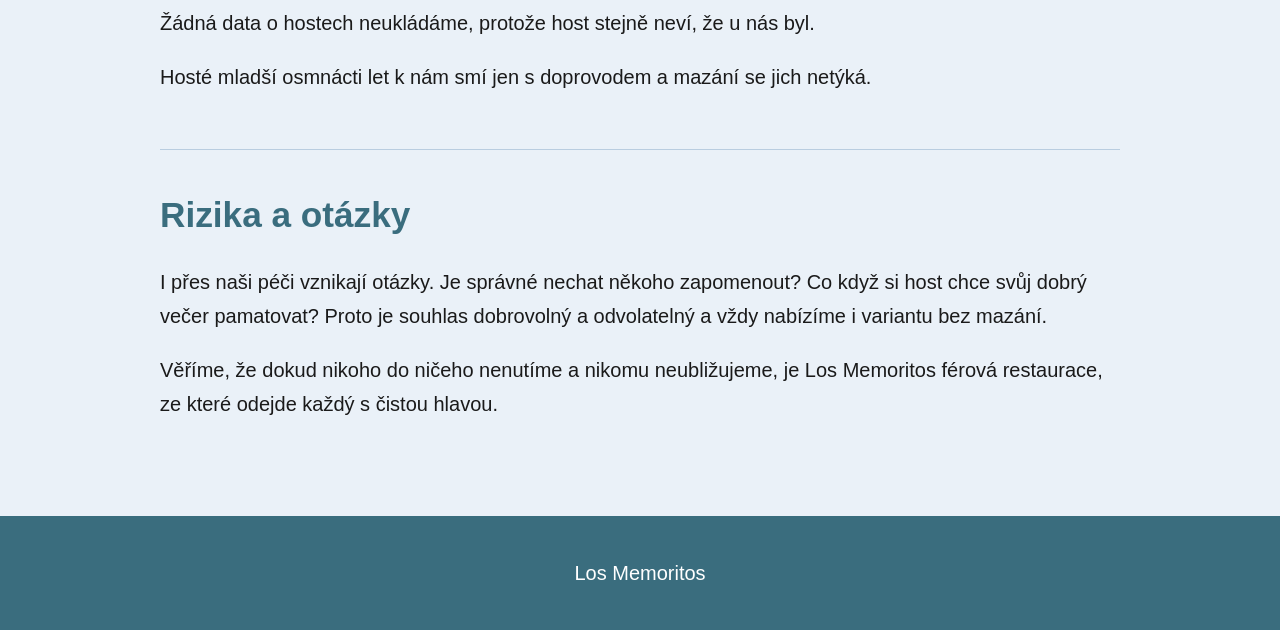
<file: WEB/etika.html>
<!DOCTYPE html>
<html lang="cs">
<head>
  <meta charset="UTF-8">
  <meta name="viewport" content="width=device-width, initial-scale=1.0">
  <title>Etický popis – Los Memoritos</title>
  <link rel="stylesheet" href="style.css">
</head>
<body>

  <header>
    <a href="index.html" class="logo">Los Memoritos</a>
    <nav>
      <a href="index.html">Domů</a>
      <a href="jidelni-listek.html">Jídelní lístek</a>
      <a href="etika.html">Etika</a>
      <a href="info.html">Info a mapa</a>
    </nav>
  </header>

  <main>

    <section>
      <h2>Proč to děláme</h2>
      <p>Jídlo má být zážitek bez výčitek. Mnoho lidí si nedá, co by chtělo, protože se bojí, co si o tom pomyslí okolí nebo oni sami. V Los Memoritos to řešit nemusíš. Ochutnáš, co chceš, a po jídle ti vymažeme vzpomínku na celý večer u stolu.</p>
      <p>Nikomu tím neubližujeme. Host odejde najedený a v pohodě, nikdo se nic nedozví a nikdo za nic nenese vinu.</p>
    </section>

    <section>
      <h2>Jak to nikomu neublíží</h2>
      <p>Vymazání se týká jen jednoho jídla a jednoho večera. Zbytek tvého života zůstane přesně tak, jak je. Nemažeme jména, rodinu, školu ani práci. Po odchodu poznáš cestu domů a víš, kdo jsi.</p>
      <p>Naše metoda je jemná a bez bolesti. Nic se nepíchá, nic neřeže a nic nebolí. Host jen v klidu odejde a večer mu splyne s příjemným pocitem sytosti.</p>
    </section>

    <section>
      <h2>Souhlas hosta</h2>
      <p>Bez souhlasu hosta se u nás nic nemaže. Při příchodu každý dostane jednoduchý formulář, který si může v klidu přečíst. Pokud nesouhlasí, může u nás normálně poobědvat a vzpomínky si nechá.</p>
      <p>Souhlas lze kdykoliv odvolat, a to i uprostřed jídla. Stačí to říct obsluze a mazání se zruší.</p>
    </section>

    <section>
      <h2>Co se maže a co ne</h2>
      <p><b>Maže se:</b> chuť jídla, to, co jsi jedl, s kým jsi seděl a jak se ti u nás líbilo.</p>
      <p><b>Nemaže se:</b> tvoje jméno, rodina, vzdělání, dovednosti, doklady a vzpomínky na cokoliv mimo restauraci.</p>
    </section>

    <section>
      <h2>Zákony a pravidla</h2>
      <p>Los Memoritos funguje podle smyšleného Zákona o gastronomické diskrétnosti. Ten říká, že restaurace smí hosta zbavit vzpomínky na jídlo, pokud k tomu dal výslovný a dobrovolný souhlas.</p>
      <p>Všechna jídla splňují hygienické normy a všichni zaměstnanci projdou školením o ochraně osobních údajů. Žádná data o hostech neukládáme, protože host stejně neví, že u nás byl.</p>
      <p>Hosté mladší osmnácti let k nám smí jen s doprovodem a mazání se jich netýká.</p>
    </section>

    <section>
      <h2>Rizika a otázky</h2>
      <p>I přes naši péči vznikají otázky. Je správné nechat někoho zapomenout? Co když si host chce svůj dobrý večer pamatovat? Proto je souhlas dobrovolný a odvolatelný a vždy nabízíme i variantu bez mazání.</p>
      <p>Věříme, že dokud nikoho do ničeho nenutíme a nikomu neubližujeme, je Los Memoritos férová restaurace, ze které odejde každý s čistou hlavou.</p>
    </section>

  </main>

  <footer>
    <p>Los Memoritos</p>
  </footer>

</body>
</html>
</file>
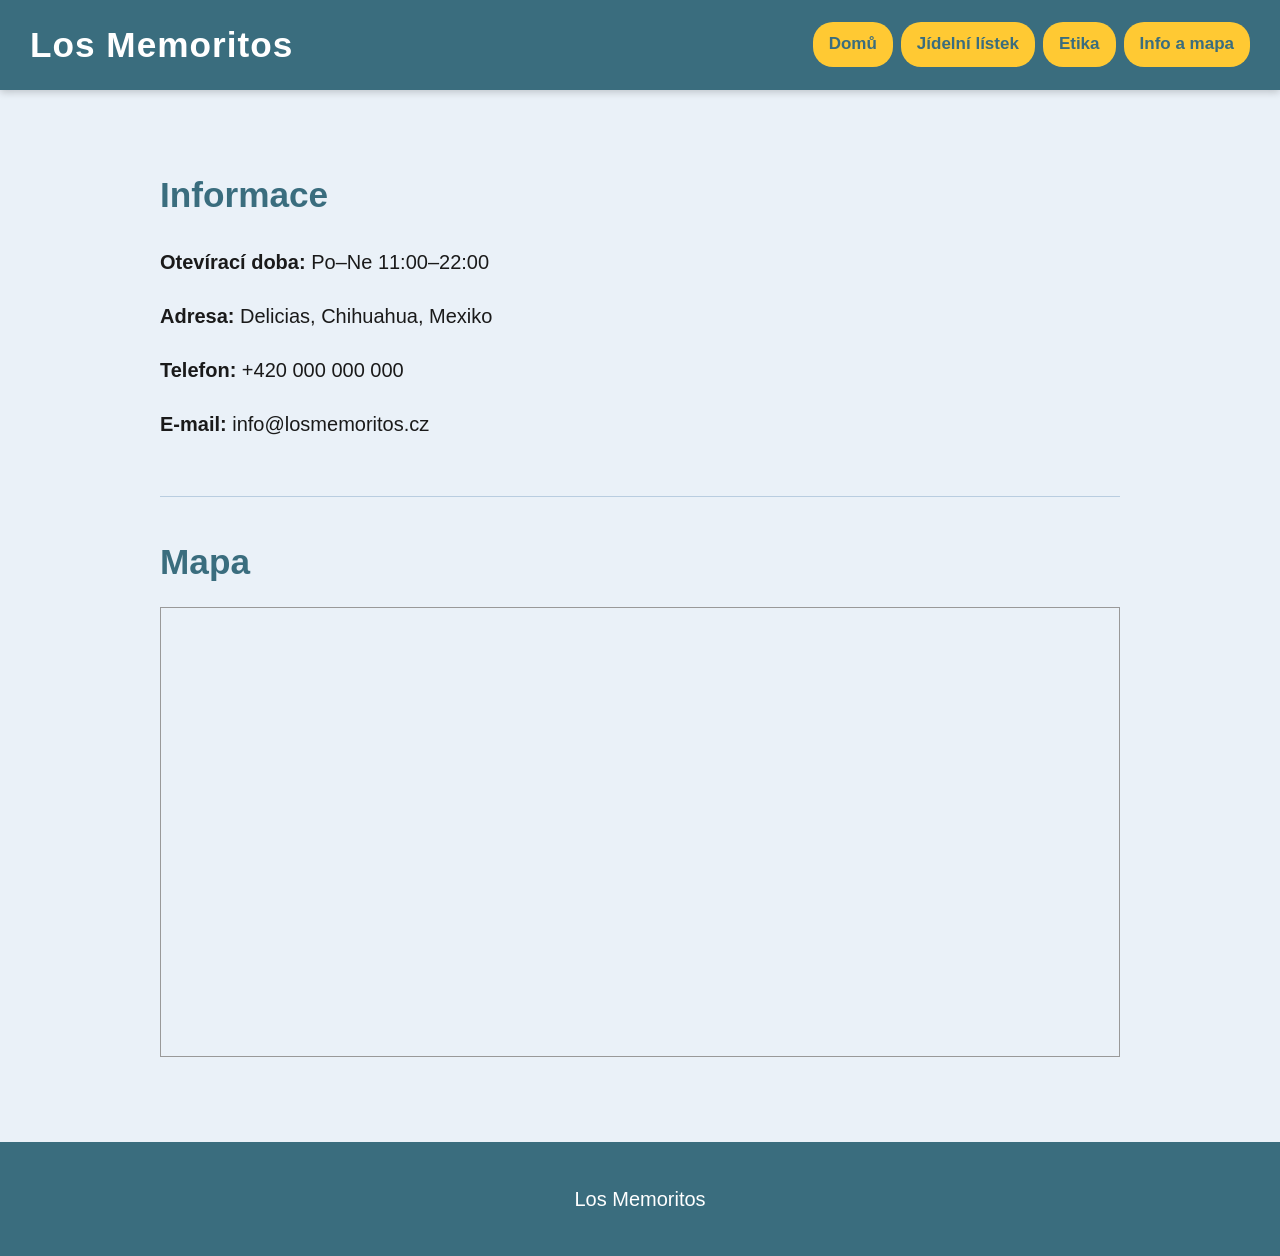
<file: WEB/info.html>
<!DOCTYPE html>
<html lang="cs">
<head>
  <meta charset="UTF-8">
  <meta name="viewport" content="width=device-width, initial-scale=1.0">
  <title>Info a mapa – Los Memoritos</title>
  <link rel="stylesheet" href="style.css">
</head>
<body>

  <header>
    <a href="index.html" class="logo">Los Memoritos</a>
    <nav>
      <a href="index.html">Domů</a>
      <a href="jidelni-listek.html">Jídelní lístek</a>
      <a href="etika.html">Etika</a>
      <a href="info.html">Info a mapa</a>
    </nav>
  </header>

  <main>

    <section>
      <h2>Informace</h2>
      <p><b>Otevírací doba:</b> Po–Ne 11:00–22:00</p>
      <p><b>Adresa:</b> Delicias, Chihuahua, Mexiko</p>
      <!-- Sem můžeš doplnit přesnou ulici z Google Map (GPS: 28.1794964, -105.4736537) -->
      <p><b>Telefon:</b> +420 000 000 000</p>
      <p><b>E-mail:</b> info@losmemoritos.cz</p>
    </section>

    <section>
      <h2>Mapa</h2>
      <!-- Mapa míří na souřadnice 28.1794964, -105.4736537 (z=17 je přiblížení) -->
      <iframe
        src="https://maps.google.com/maps?q=28.1794964,-105.4736537&amp;z=17&amp;output=embed"
        title="Mapa restaurace"
        loading="lazy"></iframe>
    </section>

  </main>

  <footer>
    <p>Los Memoritos</p>
  </footer>

</body>
</html>
</file>
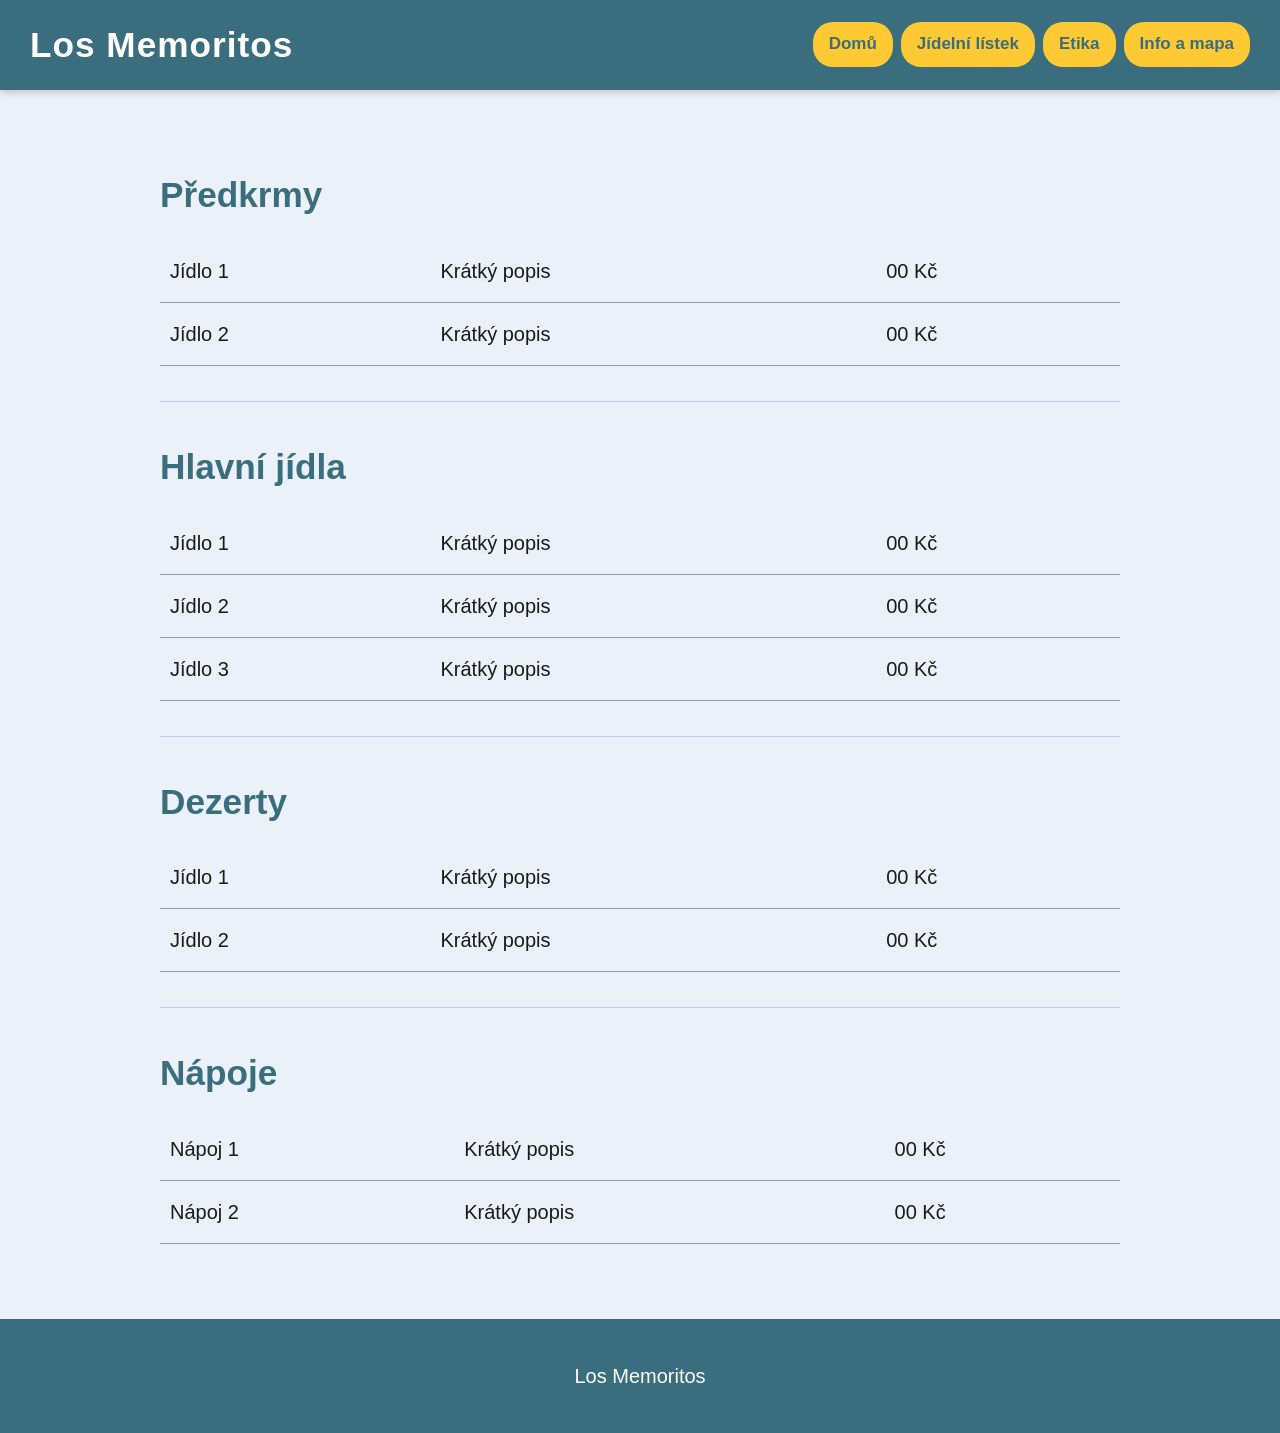
<file: WEB/jidelni-listek.html>
<!DOCTYPE html>
<html lang="cs">
<head>
  <meta charset="UTF-8">
  <meta name="viewport" content="width=device-width, initial-scale=1.0">
  <title>Jídelní lístek – Los Memoritos</title>
  <link rel="stylesheet" href="style.css">
</head>
<body>

  <header>
    <a href="index.html" class="logo">Los Memoritos</a>
    <nav>
      <a href="index.html">Domů</a>
      <a href="jidelni-listek.html">Jídelní lístek</a>
      <a href="etika.html">Etika</a>
      <a href="info.html">Info a mapa</a>
    </nav>
  </header>

  <main>

    <section>
      <h2>Předkrmy</h2>
      <table>
        <tr><td>Jídlo 1</td><td>Krátký popis</td><td>00 Kč</td></tr>
        <tr><td>Jídlo 2</td><td>Krátký popis</td><td>00 Kč</td></tr>
      </table>
    </section>

    <section>
      <h2>Hlavní jídla</h2>
      <table>
        <tr><td>Jídlo 1</td><td>Krátký popis</td><td>00 Kč</td></tr>
        <tr><td>Jídlo 2</td><td>Krátký popis</td><td>00 Kč</td></tr>
        <tr><td>Jídlo 3</td><td>Krátký popis</td><td>00 Kč</td></tr>
      </table>
    </section>

    <section>
      <h2>Dezerty</h2>
      <table>
        <tr><td>Jídlo 1</td><td>Krátký popis</td><td>00 Kč</td></tr>
        <tr><td>Jídlo 2</td><td>Krátký popis</td><td>00 Kč</td></tr>
      </table>
    </section>

    <section>
      <h2>Nápoje</h2>
      <table>
        <tr><td>Nápoj 1</td><td>Krátký popis</td><td>00 Kč</td></tr>
        <tr><td>Nápoj 2</td><td>Krátký popis</td><td>00 Kč</td></tr>
      </table>
    </section>

  </main>

  <footer>
    <p>Los Memoritos</p>
  </footer>

</body>
</html>
</file>
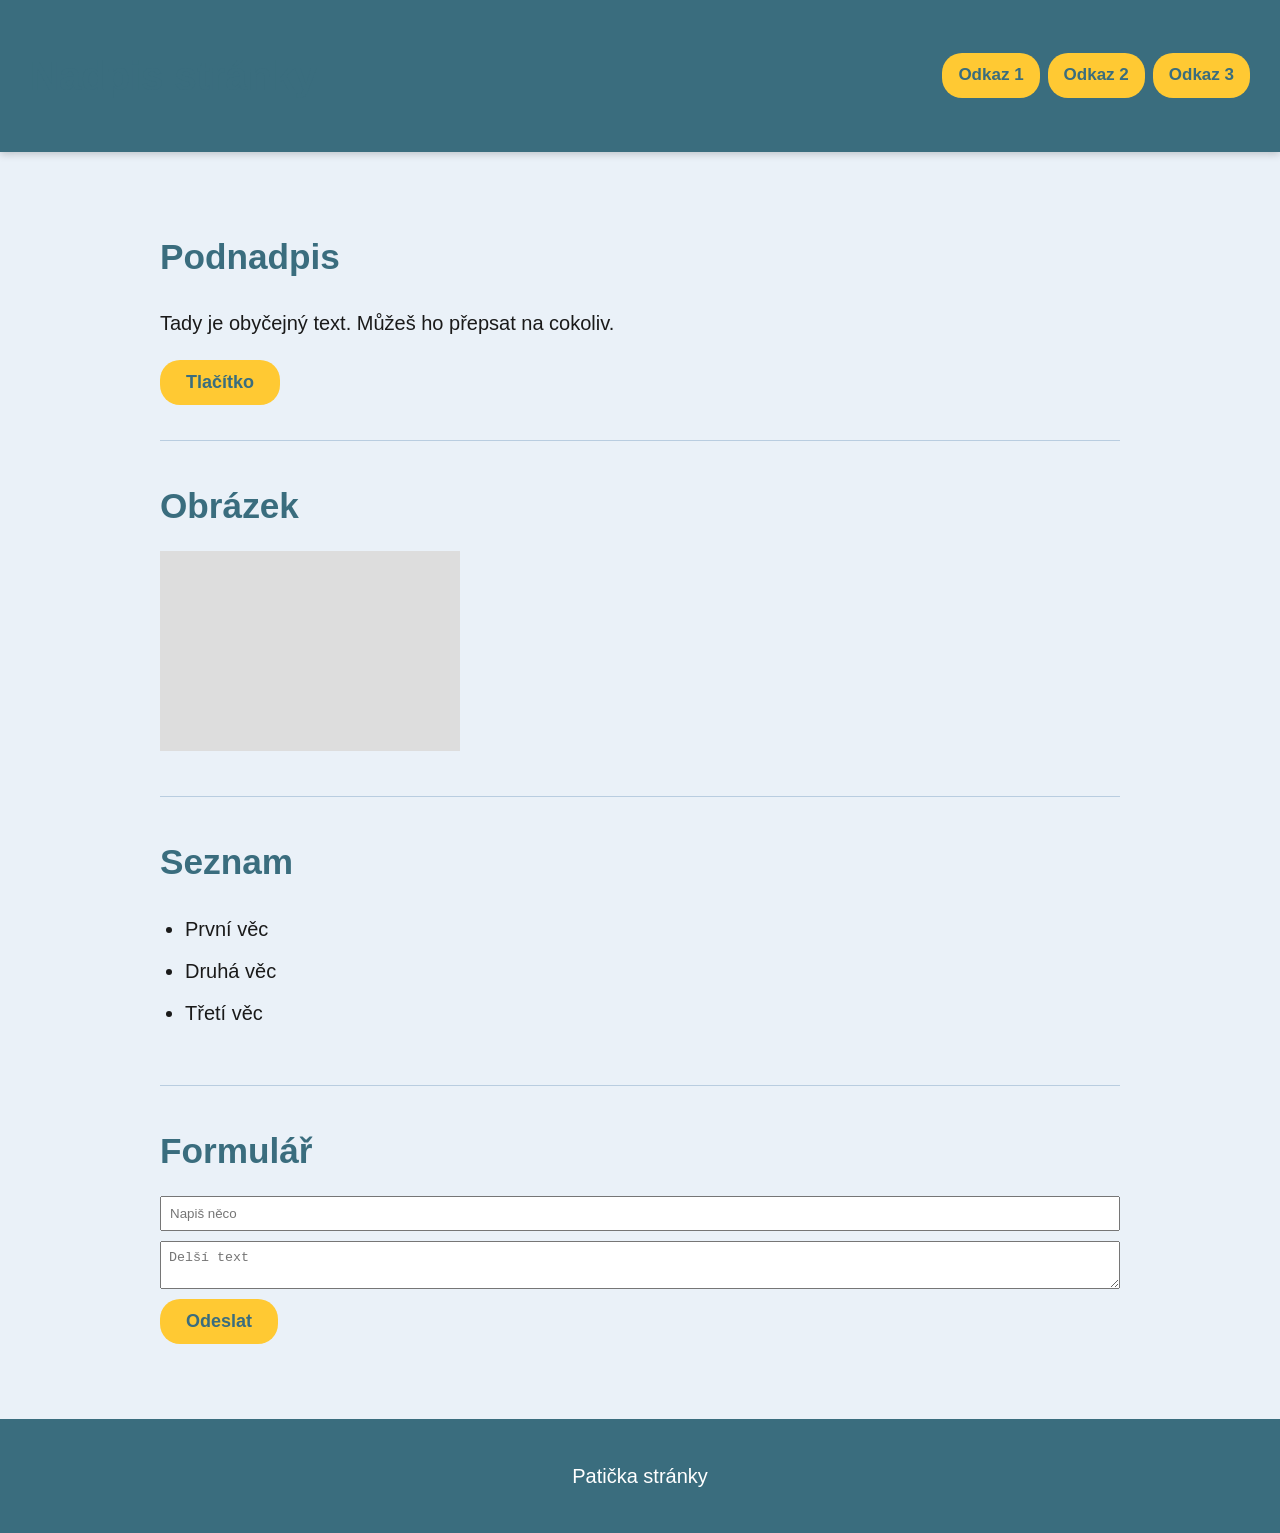
<file: WEB/starter.html>
<!DOCTYPE html>
<html lang="cs">
<head>
  <meta charset="UTF-8">
  <meta name="viewport" content="width=device-width, initial-scale=1.0">
  <title>Moje stránka</title>
  <link rel="stylesheet" href="style.css">
</head>
<body>

  <!-- Horní část -->
  <header>
    <h1>Nadpis stránky</h1>
    <nav>
      <a href="#">Odkaz 1</a>
      <a href="#">Odkaz 2</a>
      <a href="#">Odkaz 3</a>
    </nav>
  </header>

  <!-- Hlavní obsah -->
  <main>

    <section>
      <h2>Podnadpis</h2>
      <!--
        Co jde dát do textu:
        <b>tučné</b>  <i>kurzíva</i>  <u>podtržené</u>  <mark>zvýrazněné</mark>
        <br> = nový řádek    <hr> = vodorovná čára
        <a href="https://seznam.cz">odkaz</a>
        <span style="color:red">text jiné barvy</span>
      -->
      <p>Tady je obyčejný text. Můžeš ho přepsat na cokoliv.</p>
      <button>Tlačítko</button>
    </section>

    <!-- Další věci, co můžeš přidat:
         <video src="video.mp4" controls></video>     video
         <audio src="hudba.mp3" controls></audio>     zvuk
         <table> <tr><td>buňka</td></tr> </table>     tabulka
         <input type="checkbox">                      zaškrtávátko
         <input type="color">                         výběr barvy
         <select><option>Možnost</option></select>    rozbalovací menu
         <div> ... </div>                             obecná krabice na seskupování
    -->


    <section>
      <h2>Obrázek</h2>
      <!-- Za src dej cestu ke svému obrázku, např. src="obrazek.png" -->
      <img src="data:image/svg+xml,%3Csvg xmlns='http://www.w3.org/2000/svg' width='300' height='200'%3E%3Crect width='300' height='200' fill='%23ddd'/%3E%3C/svg%3E" alt="Popis obrázku">
    </section>

    <section>
      <h2>Seznam</h2>
      <ul>
        <li>První věc</li>
        <li>Druhá věc</li>
        <li>Třetí věc</li>
      </ul>
    </section>

    <section>
      <h2>Formulář</h2>
      <form>
        <input type="text" placeholder="Napiš něco">
        <textarea placeholder="Delší text"></textarea>
        <button type="submit">Odeslat</button>
      </form>
    </section>

  </main>

  <!-- Spodní část -->
  <footer>
    <p>Patička stránky</p>
  </footer>

</body>
</html>
</file>
<file: WEB/style.css>
/* =====================================================
   POZNÁMKY: co všechno můžeš přidat
   Stačí zkopírovat řádek do správné části a upravit.
   ===================================================== */

/* ---------- BARVY (změníš je tady na jednom místě) ---------- */
:root {
  --modra: #3a6d7e;                 /* modrá: hlavička, nadpisy, patička */
  --zluta: #ffc933;                 /* žlutá: tlačítka */
  --zluta-svetla: #ffdc6e;          /* žlutá po najetí myší */
  --pozadi: #eaf1f8;                /* světle modré pozadí stránky */
  --text: #1a1a1a;
}

/* ---------- ZÁKLAD ---------- */
* {
  box-sizing: border-box;
}

body {
  font-family: Arial, sans-serif;
  margin: 0;
  background: var(--pozadi);
  color: var(--text);
  font-size: 20px;                  /* větší text na celém webu */
  line-height: 1.7;                 /* víc místa mezi řádky */

  /* POZADÍ - co jde přidat:
     background: #1a1a1a;                       barva (název, #hex nebo rgb)
     background: url("obrazek.jpg");            obrázek
     background-size: cover;                    obrázek přes celou plochu
     background-repeat: no-repeat;              obrázek se neopakuje
     background-position: center;               obrázek na střed
     background-attachment: fixed;              pozadí se při scrollu nehýbe
     background: linear-gradient(red, blue);    barevný přechod
  */

  /* TEXT - co jde přidat:
     font-size: 18px;                velikost písma
     font-weight: bold;              tučné (nebo 100 až 900)
     font-style: italic;             kurzíva
     text-align: center;             zarovnání (left, right, center, justify)
     text-decoration: underline;     podtržení (none = žádné, line-through = přeškrtnuté)
     text-transform: uppercase;      VELKÁ písmena (lowercase, capitalize)
     letter-spacing: 2px;            mezery mezi písmeny
     line-height: 1.6;               výška řádku
     font-family: "Courier New", monospace;   jiný font
     text-shadow: 2px 2px 4px gray;  stín textu
  */
}

/* ---------- HORNÍ ČÁST ---------- */
header {
  display: flex;                    /* název vlevo, menu vpravo */
  justify-content: space-between;
  align-items: center;
  flex-wrap: wrap;
  gap: 10px;
  padding: 15px 30px;
  background: var(--modra);
  box-shadow: 0 2px 8px #0003;

  /* Další možnosti:
     position: sticky; top: 0;       zůstane nahoře při scrollu
  */
}

nav {
  display: flex;
  flex-wrap: wrap;
  gap: 8px;                         /* mezery mezi odkazy */
}

nav a {
  font-size: 17px;
  background: var(--zluta);         /* barva tlačítek v menu */
  color: var(--modra);
  font-weight: bold;
  text-decoration: none;
  padding: 8px 16px;
  border-radius: 20px;
  transition: 0.2s;

  /* Další možnosti:
     font-weight: bold;
  */
}

/* Když najedeš myší na odkaz */
nav a:hover {
  background: var(--zluta-svetla);  /* světlejší po najetí myší */
}

/* ---------- HLAVNÍ OBSAH ---------- */
main {
  max-width: 1000px;                /* širší obsah */
  margin: 0 auto;     /* auto = vycentruje na střed */
  padding: 40px 20px;
}

section {
  padding: 35px 0;                  /* žádné karty, text přímo na stránce */
  border-bottom: 1px solid #b9cde0; /* tenká čára mezi sekcemi */

  /* Další možnosti:
     background: #f5f5f5;            vlastní pozadí sekce
     border: 1px solid #ccc;         rámeček (dashed = čárkovaný, 2px = tlustší)
     border-radius: 10px;            zakulacené rohy
     box-shadow: 0 2px 8px #0003;    stín okolo
     padding: 20px;                  vnitřní odsazení
  */
}

/* Poslední sekce bez čáry */
section:last-child {
  border-bottom: none;
}

/* Nadpisy */
h2 {
  font-size: 2.2rem;
  margin-top: 0;
  margin-bottom: 15px;
}

h1, h2 {
  color: var(--modra);
  /* text-align: center; */
}

/* Odstavec */
p {
  /* line-height: 1.6; */
  /* color: #444; */
}

/* ---------- OBRÁZEK ---------- */
img {
  max-width: 100%;

  /* Další možnosti:
     width: 300px;                   pevná šířka
     height: 200px;                  pevná výška
     object-fit: cover;              ořízne obrázek, aby nebyl deformovaný
     border-radius: 50%;             kulatý obrázek
     border: 3px solid black;        rámeček
     opacity: 0.5;                   průhlednost (0 až 1)
     filter: grayscale(100%);        černobílý (blur(5px) = rozmazaný)
     box-shadow: 0 4px 10px #0005;   stín
  */
}

/* ---------- TLAČÍTKO ---------- */
button {
  padding: 12px 26px;
  font-size: 18px;
  cursor: pointer;
  background: var(--zluta);         /* stejná barva jako menu */
  color: var(--modra);
  font-weight: bold;
  border: none;
  border-radius: 20px;
  transition: 0.2s;

  /* Další možnosti:
     background: #333;               barva tlačítka
     color: white;                   barva textu
     border: none;                   bez rámečku
     border-radius: 6px;             zakulacené rohy
     font-size: 16px;
     transition: 0.2s;               plynulá změna při najetí myší
  */
}

/* Když najedeš myší na tlačítko */
button:hover {
  background: var(--zluta-svetla);
  /* transform: scale(1.05); */      /* mírně se zvětší */
}

/* ---------- FORMULÁŘ ---------- */
input, textarea {
  display: block;
  width: 100%;
  margin-bottom: 10px;
  padding: 8px;

  /* Další možnosti:
     border: 1px solid #999;
     border-radius: 6px;
     font-size: 16px;
     background: #f9f9f9;
  */
}

/* Když do políčka klikneš */
input:focus, textarea:focus {
  /* outline: 2px solid blue; */
}

/* ---------- SEZNAM ---------- */
li {
  margin-bottom: 8px;
}

ul {
  padding-left: 25px;
  /* list-style: none; */            /* bez odrážek (square, circle, decimal = čísla) */
}

/* ---------- PATIČKA ---------- */
footer {
  padding: 20px;
  text-align: center;
  background: var(--modra);
  color: white;
}

/* ---------- MOBIL ---------- */
/* Tohle se použije jen na úzkých displejích (telefon) */
@media (max-width: 600px) {
  main {
    /* padding: 10px; */
  }
}

/* ---------- OBECNÉ TŘÍDY ----------
   V HTML dáš třeba <p class="cervene"> a v CSS:

   .cervene {
     color: red;
   }

   Pro jeden konkrétní prvek použij id:
   <p id="hlavni"> ... #hlavni { color: blue; }
*/

/* ---------- TABULKA (jídelní lístek) ---------- */
table {
  width: 100%;
  border-collapse: collapse;
}

td {
  padding: 14px 10px;
  border-bottom: 1px solid #999;
}

/* ---------- MAPA ---------- */
iframe {
  width: 100%;
  height: 450px;
  border: 1px solid #999;
}

/* ---------- HLAVNÍ OBRÁZEK (hero na úvodní stránce) ---------- */
.hero {
  position: relative;
  height: 100vh;                    /* výška = celá obrazovka */
}

/* Úvodní stránka: vlastní skupina tlačítek (ne header), leží přes fotku */
.menu-uvod {
  position: absolute;
  top: 15px;
  right: 30px;
  z-index: 10;
}

@media (max-width: 600px) {
  .menu-uvod {
    left: 15px;
    right: 15px;
    justify-content: center;
  }
}

/* Obrázek vyplní celý hero */
.hero img {
  width: 100%;
  height: 100%;
  max-width: none;
  object-fit: cover;                /* ořízne obrázek, aby nebyl deformovaný */
  object-position: 53% center;      /* kniha zůstane na stejném místě i na mobilu */
  display: block;
}

/* Název je přes obrázek, uprostřed */
.hero h1 {
  position: absolute;
  top: 50%;
  left: 53%;                        /* kniha je na fotce asi 53 % zleva */
  transform: translate(-50%, -50%);
  width: 90%;
  text-align: center;
  margin: 0;
  color: white;
  font-size: 4rem;
  letter-spacing: 4px;
  text-transform: uppercase;
  text-shadow: 2px 2px 12px rgba(0, 0, 0, 0.8);
}

/* Název vlevo v hlavičce */
.logo {
  font-size: 2.2rem;
  font-weight: bold;
  color: white;
  text-decoration: none;
  letter-spacing: 1px;
}

@media (max-width: 600px) {
  .hero h1 {
    font-size: 2.2rem;
  }

  body {
    font-size: 18px;
  }

  h2 {
    font-size: 1.7rem;
  }

  section {
    padding: 25px 0;
  }

  header {
    flex-direction: column;         /* na mobilu pod sebe */
    padding: 15px;
  }


  .logo {
    font-size: 1.8rem;
  }
}
</file>
<file: 1. staticky_web/1.2 vyuziti_css/styles.css>
/* -------------------------------------------------
   ZÁKLAD STRÁNKY
   ------------------------------------------------- */

* {
    box-sizing: border-box;
}

body {
    margin: 0;
    font-family: Arial, sans-serif;
    color: #222;
    background-color: #f4f6f8;
    line-height: 1.6;
}

.site-header {
    background-color: rgb(20, 160, 175);
    color: white;
    text-align: center;
    padding: 32px 20px;
}

.site-header h1 {
    margin: 0;
}

.navigation {
    display: flex;
    justify-content: center;
    gap: 24px;

    background-color: #1d2935;
    padding: 12px;
}

.navigation a {
    color: white;
    text-decoration: none;
}

.navigation a:hover {
    text-decoration: underline;
}


/* -------------------------------------------------
   ROZLOŽENÍ
   ------------------------------------------------- */

.page-layout {
    display: flex;
    gap: 24px;

    width: 90%;
    max-width: 1100px;
    margin: 30px auto;
}

main {
    flex: 1;
}

.sidebar {
    width: 250px;
    background-color: white;
    border: 1px solid #d7dde3;
    padding: 20px;
}


/* -------------------------------------------------
   SEKCE
   ------------------------------------------------- */

.section {
    background-color: white;
    padding: 24px;
    margin-bottom: 20px;
    border: 1px solid #d7dde3;
}

.alternate {
    background-color: #eef8f8;
}


/* -------------------------------------------------
   TEXT
   ------------------------------------------------- */

.large-text {
    font-size: 24px;
}

.different-font {
    font-family: Georgia, serif;
}

.centered-text {
    text-align: center;
}

.muted-text {
    color: gray;
}


/* -------------------------------------------------
   BARVY
   ------------------------------------------------- */

.color-row {
    display: flex;
    gap: 12px;
    flex-wrap: wrap;
}

.color-box {
    width: 120px;
    padding: 20px 10px;
    color: white;
    text-align: center;
    border-radius: 6px;
}

.color-name {
    background-color: blue;
}

.color-rgb {
    background-color: rgb(151, 70, 70);
}

.color-hex {
    background-color: #2f8f4e;
}


/* -------------------------------------------------
   BOXOVÝ MODEL
   ------------------------------------------------- */

.box-example {
    width: 250px;

    margin: 30px;
    border: 8px solid #293b5f;
    padding: 24px;

    background-color: #7fd1d6;
}

.box-content {
    background-color: #ffd27f;
    padding: 20px;
    text-align: center;
}


/* -------------------------------------------------
   FLEXBOX A TŘÍDY
   ------------------------------------------------- */

.cards {
    display: flex;
    justify-content: space-between;
    gap: 16px;
}

.card {
    flex: 1;
    min-width: 150px;

    background-color: white;
    border: 1px solid #c7ced6;
    padding: 16px;
    border-radius: 8px;
}

.featured-card {
    border: 3px solid #14a0af;
}


/* -------------------------------------------------
   DÉLKY A HOVER
   ------------------------------------------------- */

.fixed-width,
.relative-width {
    background-color: #e2e8ef;
    margin: 10px 0;
    padding: 10px;
}

.fixed-width {
    width: 250px;
}

.relative-width {
    width: 70%;
}

.demo-button {
    margin-top: 18px;
    padding: 10px 18px;
    border: 0;
    border-radius: 6px;

    background-color: #1d2935;
    color: white;
    cursor: pointer;

    transition: transform 0.2s;
}

.demo-button:hover {
    transform: scale(1.08);
}


/* -------------------------------------------------
   ID – UNIKÁTNÍ PRVEK
   ------------------------------------------------- */

#unique-note {
    margin-top: 24px;
    padding: 12px;
    border: 3px solid black;
    background-color: #fff3c4;
}


/* -------------------------------------------------
   FOOTER
   ------------------------------------------------- */

.site-footer {
    background-color: #1d2935;
    color: white;
    text-align: center;
    padding: 16px;
}


/* -------------------------------------------------
   JEDNODUCHÁ RESPONSIVITA
   ------------------------------------------------- */

@media (max-width: 750px) {
    .page-layout {
        flex-direction: column;
    }

    .sidebar {
        width: auto;
    }

    .cards {
        flex-direction: column;
    }

    .navigation {
        flex-wrap: wrap;
    }
}
</file>
<file: 1. staticky_web/1.3 css_z_hodin/styles.css>
body {
    font-family: fantasy, 'Arial', 'Courier New', Courier, monospace;
    background-color: rgb(217, 142, 49);
    max-width: 800px;
    color: green;
    margin: 10px auto;
}

div {
    padding: 25px;
    background-color: bisque;
    border: 1px gray solid;
    border-radius: 15px;
}

p {
    text-align: justify;
    color: darkslategray;
    font-size: 14px;
}

h1 {
    color: darkred;
    text-align: center;
}

img {
    float: right;
    margin: 15px;
    border: green 2px solid;
}
</file>
<file: 1. staticky_web/1.4 zamecnictvi_z_hodin/styles.css>
body {
    max-width: 750px;
    margin: auto;
}

p {
    padding: 30px 25px;
    text-align: justify;
}

img {
    border-radius: 15px;
    width: 100px;
    transition: 1s;
}

.cerny {
    background-color: black;
    color:white;
    border-radius: 15px;
    min-height: 160px;
}

.vpravo {
    float: right;
    margin: 12px;
}

.bily {
    background-color: white;
    color:black;
    border-radius: 15px;
    min-height: 160px;
}

.vlevo {
    float: left;
    margin: 12px;
}

#nazev {
    text-align: center;
    color: darkred;
    font-family: 'Franklin Gothic Medium', 'Arial Narrow', Arial, sans-serif;
}

#footer-text {
    font-size: 10px;
    color: grey;
    padding: 3px;
}

#nav a {
    background-color: rgb(210, 161, 161);
    padding: 6px;
    border-radius: 2px;
    text-decoration: none;
    border: 2px blue solid;
    transition: 0.5s;
    color:black;
}

#nav a:hover {
    background-color: rgb(161, 210, 204);
}

img:hover {
    width: 105px;
    transition: 1s;
}

#nav {
    border: 2px solid black;
    padding: 10px;
    justify-content: space-around;
    display: flex;
    background-color: rgb(220, 207, 207);
    position: sticky;
    top: 0;
}
</file>
<file: style.css>
/* =====================================================
   POZNÁMKY: co všechno můžeš přidat
   Stačí zkopírovat řádek do správné části a upravit.
   ===================================================== */

/* ---------- ZÁKLAD ---------- */
* {
  box-sizing: border-box;
}

body {
  font-family: Arial, sans-serif;
  margin: 0;
  background: #b3d1cd;
  color: black;

  /* POZADÍ - co jde přidat:
     background: #1a1a1a;                       barva (název, #hex nebo rgb)
     background: url("obrazek.jpg");            obrázek
     background-size: cover;                    obrázek přes celou plochu
     background-repeat: no-repeat;              obrázek se neopakuje
     background-position: center;               obrázek na střed
     background-attachment: fixed;              pozadí se při scrollu nehýbe
     background: linear-gradient(red, blue);    barevný přechod
  */

  /* TEXT - co jde přidat:
     font-size: 18px;                velikost písma
     font-weight: bold;              tučné (nebo 100 až 900)
     font-style: italic;             kurzíva
     text-align: center;             zarovnání (left, right, center, justify)
     text-decoration: underline;     podtržení (none = žádné, line-through = přeškrtnuté)
     text-transform: uppercase;      VELKÁ písmena (lowercase, capitalize)
     letter-spacing: 2px;            mezery mezi písmeny
     line-height: 1.6;               výška řádku
     font-family: "Courier New", monospace;   jiný font
     text-shadow: 2px 2px 4px gray;  stín textu
  */
}

/* ---------- HORNÍ ČÁST ---------- */
header {
  padding: 20px;
  border-bottom: 1px solid #ccc;
  background: #3a6d7e;

  /* Další možnosti:
     position: sticky; top: 0;       zůstane nahoře při scrollu
     background: #eee;               barva pozadí
     display: flex;                  věci vedle sebe
     justify-content: space-between; rozmístění (center, flex-end ...)
     align-items: center;            svislé zarovnání
  */
}

nav a {
  margin-right: 15px;
  color: black;

  /* Další možnosti:
     text-decoration: none;          bez podtržení
     font-weight: bold;
  */
}

/* Když najedeš myší na odkaz */
nav a:hover {
  /* color: red; */
  /* text-decoration: underline; */
}

/* ---------- HLAVNÍ OBSAH ---------- */
main {
  max-width: 800px;
  margin: 0 auto;     /* auto = vycentruje na střed */
  padding: 20px;
}

section {
  margin-bottom: 30px;

  /* Další možnosti:
     background: #f5f5f5;            vlastní pozadí sekce
     border: 1px solid #ccc;         rámeček (dashed = čárkovaný, 2px = tlustší)
     border-radius: 10px;            zakulacené rohy
     box-shadow: 0 2px 8px #0003;    stín okolo
     padding: 20px;                  vnitřní odsazení
  */
}

/* Nadpisy */
h1, h2 {
  /* color: darkblue; */
  /* text-align: center; */
}

/* Odstavec */
p {
  /* line-height: 1.6; */
  /* color: #444; */
}

/* ---------- OBRÁZEK ---------- */
img {
  max-width: 100%;

  /* Další možnosti:
     width: 300px;                   pevná šířka
     height: 200px;                  pevná výška
     object-fit: cover;              ořízne obrázek, aby nebyl deformovaný
     border-radius: 50%;             kulatý obrázek
     border: 3px solid black;        rámeček
     opacity: 0.5;                   průhlednost (0 až 1)
     filter: grayscale(100%);        černobílý (blur(5px) = rozmazaný)
     box-shadow: 0 4px 10px #0005;   stín
  */
}

/* ---------- TLAČÍTKO ---------- */
button {
  padding: 8px 16px;
  cursor: pointer;

  /* Další možnosti:
     background: #333;               barva tlačítka
     color: white;                   barva textu
     border: none;                   bez rámečku
     border-radius: 6px;             zakulacené rohy
     font-size: 16px;
     transition: 0.2s;               plynulá změna při najetí myší
  */
}

/* Když najedeš myší na tlačítko */
button:hover {
  /* background: #555; */
  /* transform: scale(1.05); */      /* mírně se zvětší */
}

/* ---------- FORMULÁŘ ---------- */
input, textarea {
  display: block;
  width: 100%;
  margin-bottom: 10px;
  padding: 8px;

  /* Další možnosti:
     border: 1px solid #999;
     border-radius: 6px;
     font-size: 16px;
     background: #f9f9f9;
  */
}

/* Když do políčka klikneš */
input:focus, textarea:focus {
  /* outline: 2px solid blue; */
}

/* ---------- SEZNAM ---------- */
ul {
  /* list-style: none; */            /* bez odrážek (square, circle, decimal = čísla) */
}

/* ---------- PATIČKA ---------- */
footer {
  padding: 20px;
  text-align: center;
  border-top: 1px solid #ccc;

  /* background: #eee; */
}

/* ---------- MOBIL ---------- */
/* Tohle se použije jen na úzkých displejích (telefon) */
@media (max-width: 600px) {
  main {
    /* padding: 10px; */
  }
}

/* ---------- OBECNÉ TŘÍDY ----------
   V HTML dáš třeba <p class="cervene"> a v CSS:

   .cervene {
     color: red;
   }

   Pro jeden konkrétní prvek použij id:
   <p id="hlavni"> ... #hlavni { color: blue; }
*/

/* ---------- TABULKA (jídelní lístek) ---------- */
table {
  width: 100%;
  border-collapse: collapse;
}

td {
  padding: 8px;
  border-bottom: 1px solid #999;
}

/* ---------- MAPA ---------- */
iframe {
  width: 100%;
  height: 350px;
  border: 1px solid #999;
}

/* ---------- HLAVNÍ OBRÁZEK (hero na úvodní stránce) ---------- */
.hero {
  height: 85vh;                     /* výška = 85 % výšky okna */
  background: url("restaurace.jpg") center / cover no-repeat;
  display: flex;
  align-items: center;
  justify-content: center;
  text-align: center;
  padding: 20px;
}

.hero h1 {
  margin: 0;
  color: white;
  font-size: 4rem;
  letter-spacing: 4px;
  text-transform: uppercase;
  text-shadow: 2px 2px 12px rgba(0, 0, 0, 0.8);
}

.logo {
  font-size: 1.8rem;
  font-weight: bold;
  color: black;
}

@media (max-width: 600px) {
  .hero h1 {
    font-size: 2.2rem;
  }
}
</file>
